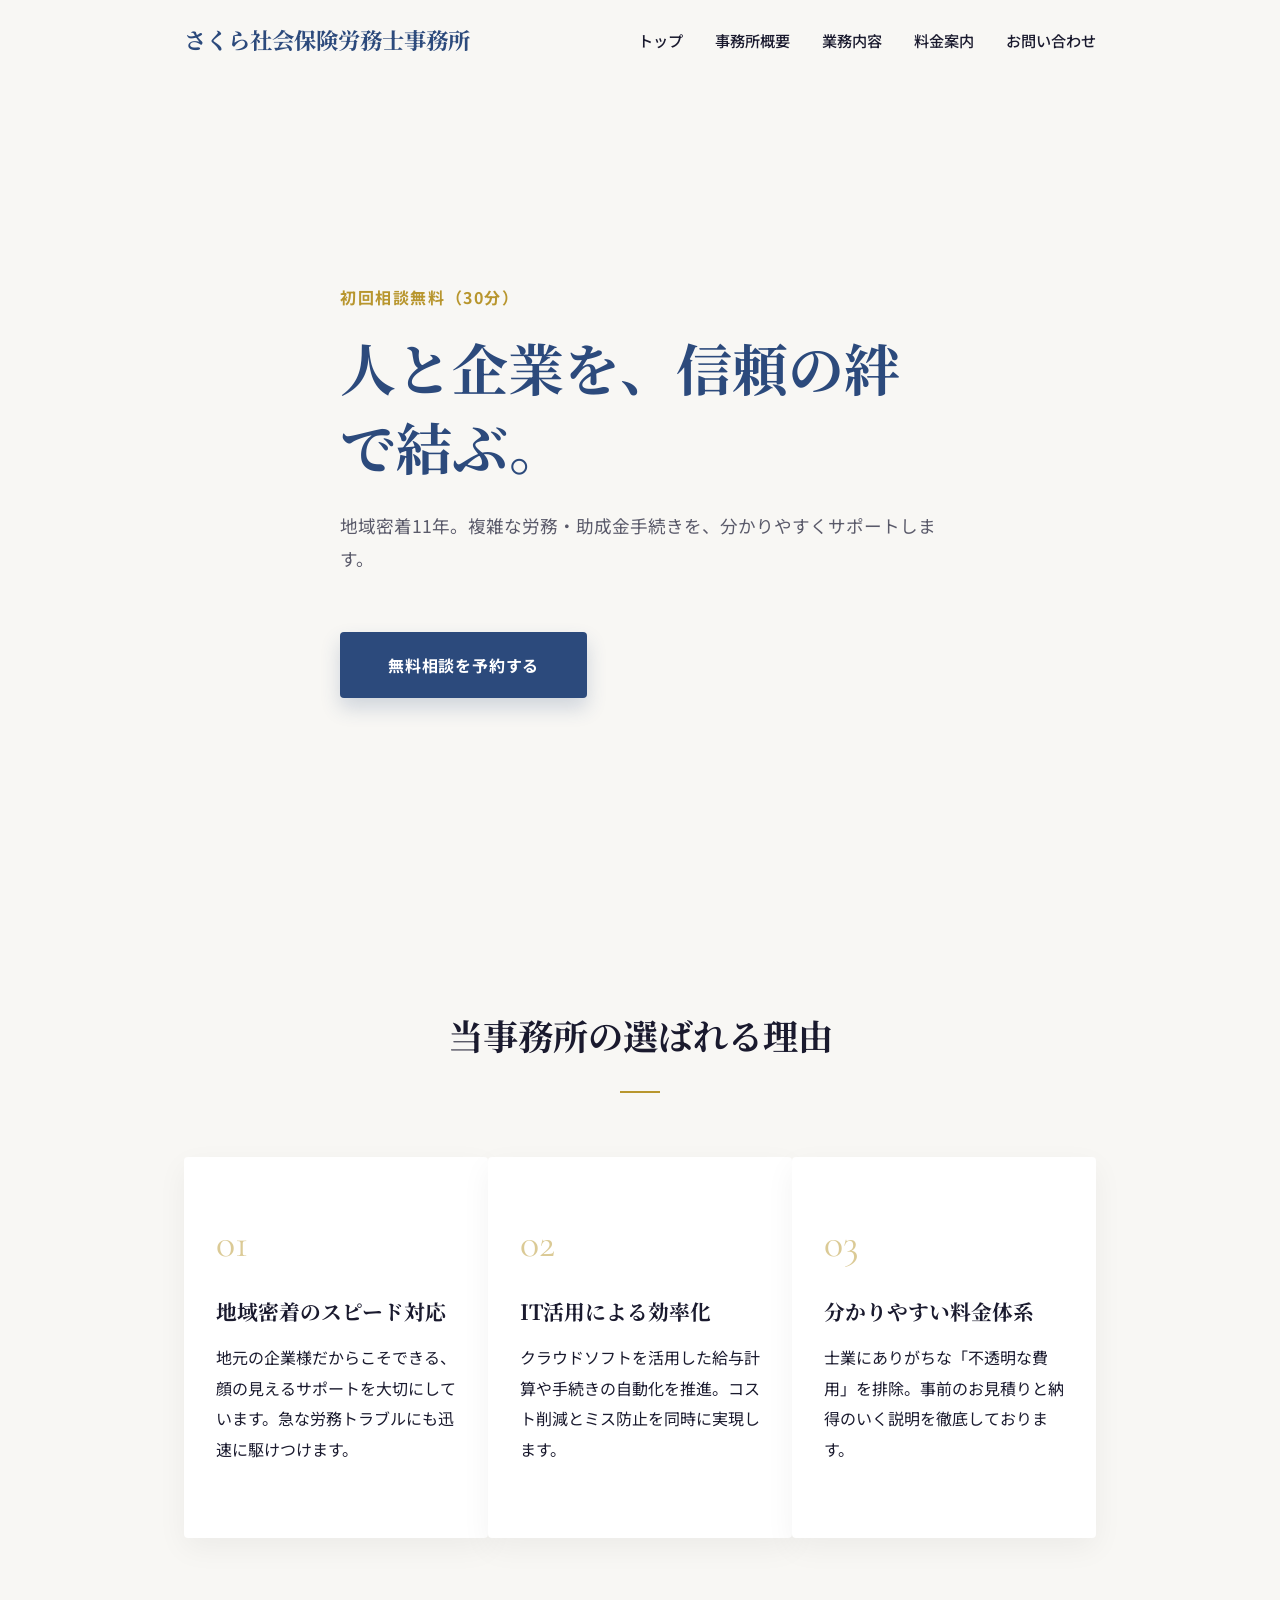
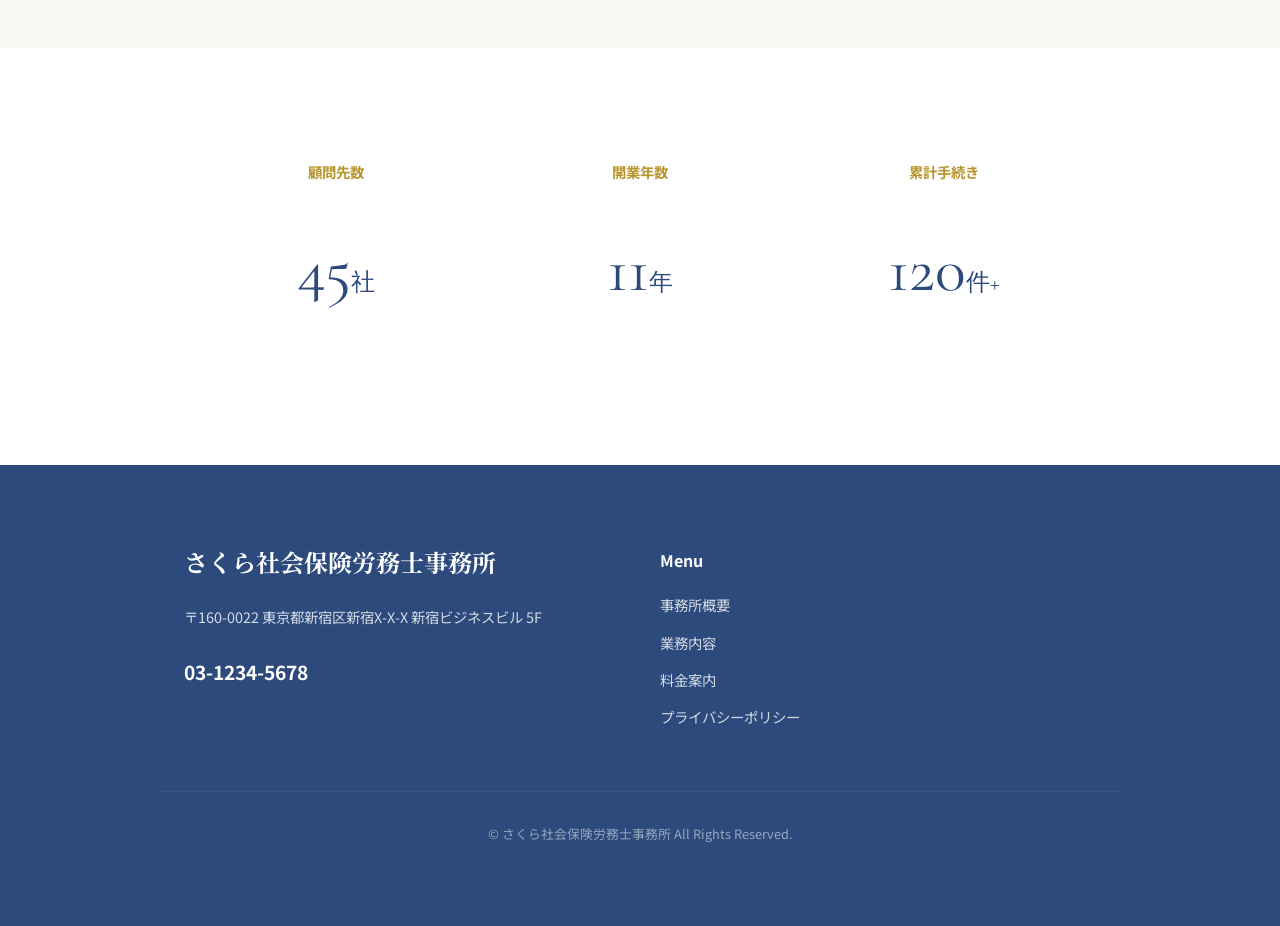
<file: Project_02/site/index.html>
<!DOCTYPE html>
<html lang="ja">
<head>
  <meta charset="UTF-8">
  <meta name="viewport" content="width=device-width, initial-scale=1.0">
  <meta name="description" content="" data-config="siteDescription">
  <title data-config="siteTitle">読み込んでいます...</title>
  
  <!-- Fonts -->
  <link rel="preconnect" href="https://fonts.googleapis.com">
  <link rel="preconnect" href="https://fonts.gstatic.com" crossorigin>
  <link href="https://fonts.googleapis.com/css2?family=Noto+Serif+JP:wght@400;700&family=Noto+Sans+JP:wght@400;500;700&family=Cormorant+Garamond:wght@400;600&display=swap" rel="stylesheet">
  
  <!-- CSS -->
  <link rel="stylesheet" href="css/style.css">
</head>
<body>

  <!-- Header -->
  <header class="site-header">
    <div class="container header-inner">
      <div class="logo serif" data-config="officeName">事務所名</div>
      <nav class="site-nav">
        <ul class="nav-list">
          <li><a href="index.html" class="nav-link">トップ</a></li>
          <li><a href="about.html" class="nav-link">事務所概要</a></li>
          <li><a href="services.html" class="nav-link">業務内容</a></li>
          <li><a href="pricing.html" class="nav-link">料金案内</a></li>
          <li><a href="contact.html" class="nav-link">お問い合わせ</a></li>
        </ul>
      </nav>
    </div>
  </header>

  <main>
    <!-- Hero Section -->
    <section class="hero">
      <div class="container">
        <div class="hero-content">
          <span class="hero-label" data-config="firstConsult">初回相談無料</span>
          <h1 class="hero-title" data-config="catchphrase">キャッチコピーが入ります</h1>
          <p class="hero-text" data-config="subCatchphrase">サブキャッチコピーが入ります。社労士としての想いや特徴を伝えます。</p>
          <a href="contact.html" class="btn-primary">無料相談を予約する</a>
        </div>
      </div>
    </section>

    <!-- Strengths Section -->
    <section class="section">
      <div class="container">
        <div class="section-title">
          <h2>当事務所の選ばれる理由</h2>
        </div>
        <div class="grid">
          <article class="card">
            <span class="card-num">01</span>
            <h3 class="card-title serif">地域密着のスピード対応</h3>
            <p>地元の企業様だからこそできる、顔の見えるサポートを大切にしています。急な労務トラブルにも迅速に駆けつけます。</p>
          </article>
          <article class="card">
            <span class="card-num">02</span>
            <h3 class="card-title serif">IT活用による効率化</h3>
            <p>クラウドソフトを活用した給与計算や手続きの自動化を推進。コスト削減とミス防止を同時に実現します。</p>
          </article>
          <article class="card">
            <span class="card-num">03</span>
            <h3 class="card-title serif">分かりやすい料金体系</h3>
            <p>士業にありがちな「不透明な費用」を排除。事前のお見積りと納得のいく説明を徹底しております。</p>
          </article>
        </div>
      </div>
    </section>

    <!-- Achievement Section (Counter) -->
    <section class="section" style="background-color: var(--color-white);">
      <div class="container">
        <div class="grid" style="text-align: center;">
          <div class="achievement-item">
            <p style="font-size: 0.9rem; color: var(--color-accent); font-weight: 700;">顧問先数</p>
            <p style="font-family: var(--font-number); font-size: 4rem; color: var(--color-primary);">
              <span data-config="achievements.clients">0</span><small style="font-size: 1.5rem;">社</small>
            </p>
          </div>
          <div class="achievement-item">
            <p style="font-size: 0.9rem; color: var(--color-accent); font-weight: 700;">開業年数</p>
            <p style="font-family: var(--font-number); font-size: 4rem; color: var(--color-primary);">
              <span data-config="achievements.years">0</span><small style="font-size: 1.5rem;">年</small>
            </p>
          </div>
          <div class="achievement-item">
            <p style="font-size: 0.9rem; color: var(--color-accent); font-weight: 700;">累計手続き</p>
            <p style="font-family: var(--font-number); font-size: 4rem; color: var(--color-primary);">
              <span data-config="achievements.certificates">0</span><small style="font-size: 1.5rem;">件+</small>
            </p>
          </div>
        </div>
      </div>
    </section>
  </main>

  <!-- Footer -->
  <footer class="section" style="background-color: var(--color-primary); color: var(--color-white); padding: 80px 0;">
    <div class="container" style="display: flex; justify-content: space-between; align-items: flex-start; gap: 40px; flex-wrap: wrap;">
      <div style="flex: 1; min-width: 250px;">
        <h2 class="serif" data-config="officeName" style="font-size: 1.5rem; margin-bottom: 1.5rem;">事務所名</h2>
        <p style="font-size: 0.9rem; opacity: 0.8;" data-config="address">住所が入ります</p>
        <p style="font-size: 1.2rem; font-weight: 700; margin: 15px 0;" data-config="tel">電話番号</p>
      </div>
      <div style="flex: 1; min-width: 200px;">
        <p style="font-weight: 700; margin-bottom: 1rem;">Menu</p>
        <ul style="font-size: 0.9rem; opacity: 0.8; display: grid; gap: 10px;">
          <li><a href="about.html">事務所概要</a></li>
          <li><a href="services.html">業務内容</a></li>
          <li><a href="pricing.html">料金案内</a></li>
          <li><a href="privacy.html">プライバシーポリシー</a></li>
        </ul>
      </div>
    </div>
    <div class="container" style="margin-top: 60px; padding-top: 30px; border-top: 1px solid rgba(255,255,255,0.1); text-align: center; font-size: 0.8rem; opacity: 0.5;">
      &copy; <span data-config="officeName"></span> All Rights Reserved.
    </div>
  </footer>

  <!-- Scripts -->
  <script src="js/config.js"></script>
  <script src="js/main.js"></script>
</body>
</html>
</file>
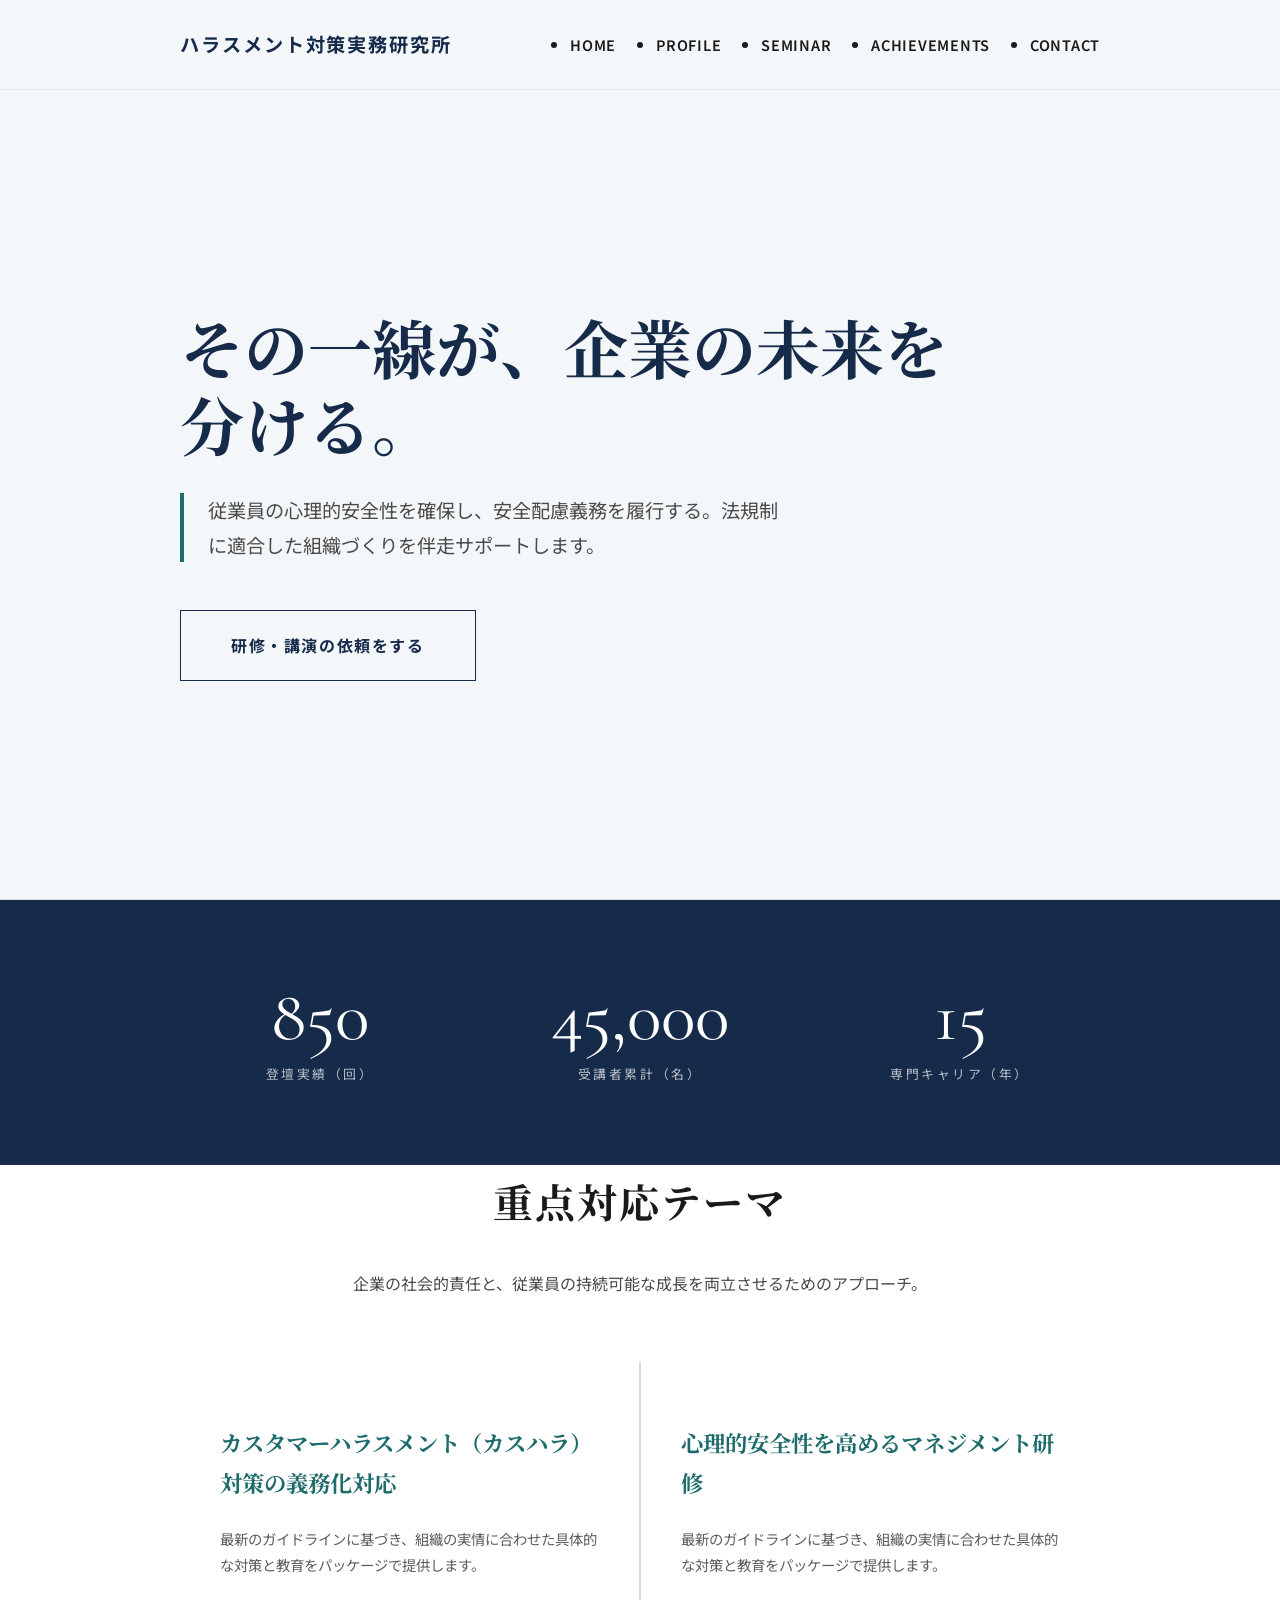
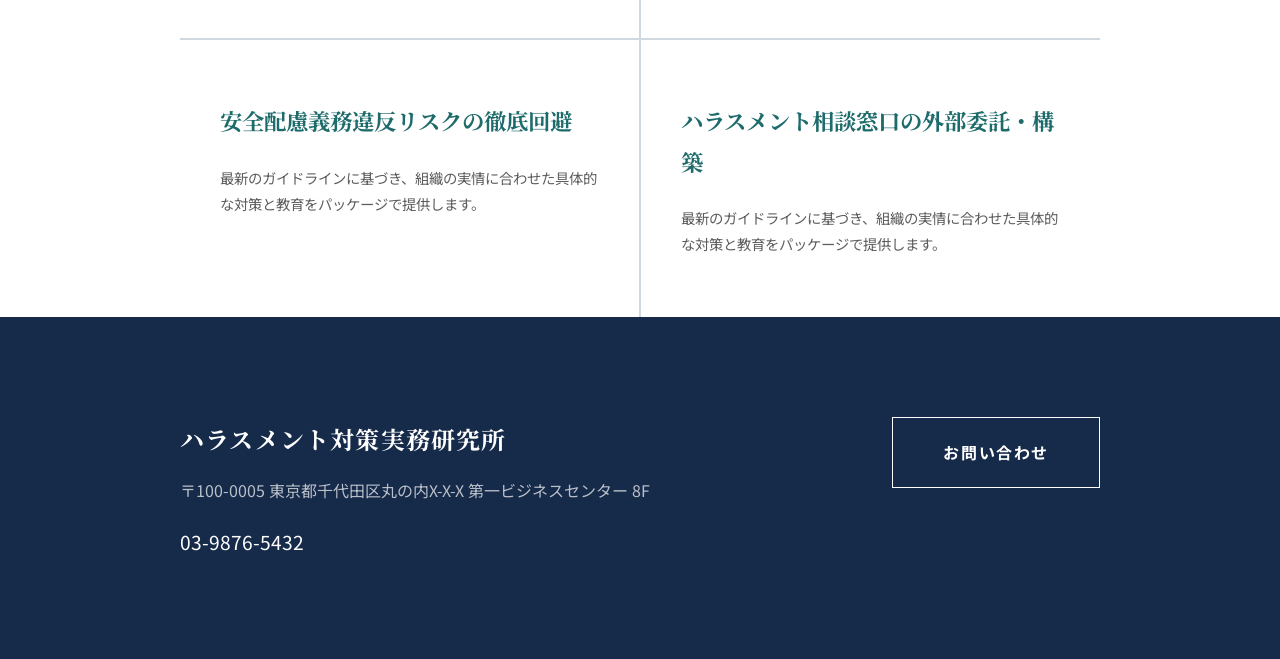
<file: Project_02/site_harassment/index.html>
<!DOCTYPE html>
<html lang="ja">

<head>
    <meta charset="UTF-8">
    <meta name="viewport" content="width=device-width, initial-scale=1.0">
    <meta name="description" content="" data-config="siteDescription">
    <title data-config="siteTitle">読み込んでいます...</title>

    <!-- Fonts -->
    <link rel="preconnect" href="https://fonts.googleapis.com">
    <link rel="preconnect" href="https://fonts.gstatic.com" crossorigin>
    <link
        href="https://fonts.googleapis.com/css2?family=Noto+Serif+JP:wght@400;700&family=Noto+Sans+JP:wght@400;500;700&family=Cormorant+Garamond:wght@400;600&display=swap"
        rel="stylesheet">

    <link rel="stylesheet" href="css/style.css">
</head>

<body>

    <header class="site-header">
        <div class="container header-inner">
            <div class="logo serif" data-config="officeName">研究所名</div>
            <nav>
                <ul class="nav-list">
                    <li><a href="index.html" class="nav-link">Home</a></li>
                    <li><a href="about.html" class="nav-link">Profile</a></li>
                    <li><a href="seminar.html" class="nav-link">Seminar</a></li>
                    <li><a href="achievements.html" class="nav-link">Achievements</a></li>
                    <li><a href="contact.html" class="nav-link">Contact</a></li>
                </ul>
            </nav>
        </div>
    </header>

    <main>
        <section class="hero">
            <div class="container hero-inner">
                <h1 class="hero-title serif" data-config="catchphrase">キャッチコピー</h1>
                <p class="hero-subtitle" data-config="subCatchphrase">サブコピー</p>
                <a href="contact.html" class="btn-outline">研修・講演の依頼をする</a>
            </div>
        </section>

        <section class="stats-section">
            <div class="container stats-grid">
                <div class="stat-item">
                    <div class="stat-num"><span data-config="stats.seminars">0</span></div>
                    <div class="stat-label">登壇実績（回）</div>
                </div>
                <div class="stat-item">
                    <div class="stat-num"><span data-config="stats.trainees">0</span></div>
                    <div class="stat-label">受講者累計（名）</div>
                </div>
                <div class="stat-item">
                    <div class="stat-num"><span data-config="stats.years">0</span></div>
                    <div class="stat-label">専門キャリア（年）</div>
                </div>
            </div>
        </section>

        <section class="section">
            <div class="container">
                <h2 class="serif" style="text-align: center; margin-bottom: 2rem;">重点対応テーマ</h2>
                <p style="text-align: center; color: var(--color-text-light); margin-bottom: 3rem;">
                    企業の社会的責任と、従業員の持続可能な成長を両立させるためのアプローチ。</p>

                <div class="theme-grid" id="themes-list">
                    <!-- JSで注入 -->
                </div>
            </div>
        </section>
    </main>

    <footer style="background: var(--color-primary); color: #fff; padding: 100px 0;">
        <div class="container">
            <div style="display: flex; justify-content: space-between; align-items: flex-start;">
                <div>
                    <h2 class="serif" data-config="officeName" style="font-size: 1.5rem; margin-bottom: 1rem;"></h2>
                    <p style="opacity: 0.7;" data-config="address"></p>
                    <p style="font-size: 1.2rem; margin-top: 20px;" data-config="tel"></p>
                </div>
                <div>
                    <a href="contact.html" class="btn-outline"
                        style="border-color: #fff; color: #fff; margin-top: 0;">お問い合わせ</a>
                </div>
            </div>
        </div>
    </footer>

    <script src="js/config.js"></script>
    <!-- Harassment版 main.js (テーマ注入ロジック追加) -->
    <script src="../site/js/main.js"></script>
    <script>
        // ハラスメント版特有のリスト注入
        document.addEventListener('DOMContentLoaded', () => {
            const themesList = document.getElementById('themes-list');
            if (themesList && OFFICE_CONFIG.themes) {
                OFFICE_CONFIG.themes.forEach(theme => {
                    const card = document.createElement('div');
                    card.className = 'theme-card';
                    card.innerHTML = `<h3 class="serif">${theme}</h3><p style="font-size: 0.9rem; opacity: 0.7;">最新のガイドラインに基づき、組織の実情に合わせた具体的な対策と教育をパッケージで提供します。</p>`;
                    themesList.appendChild(card);
                });
            }
        });
    </script>
</body>

</html>
</file>
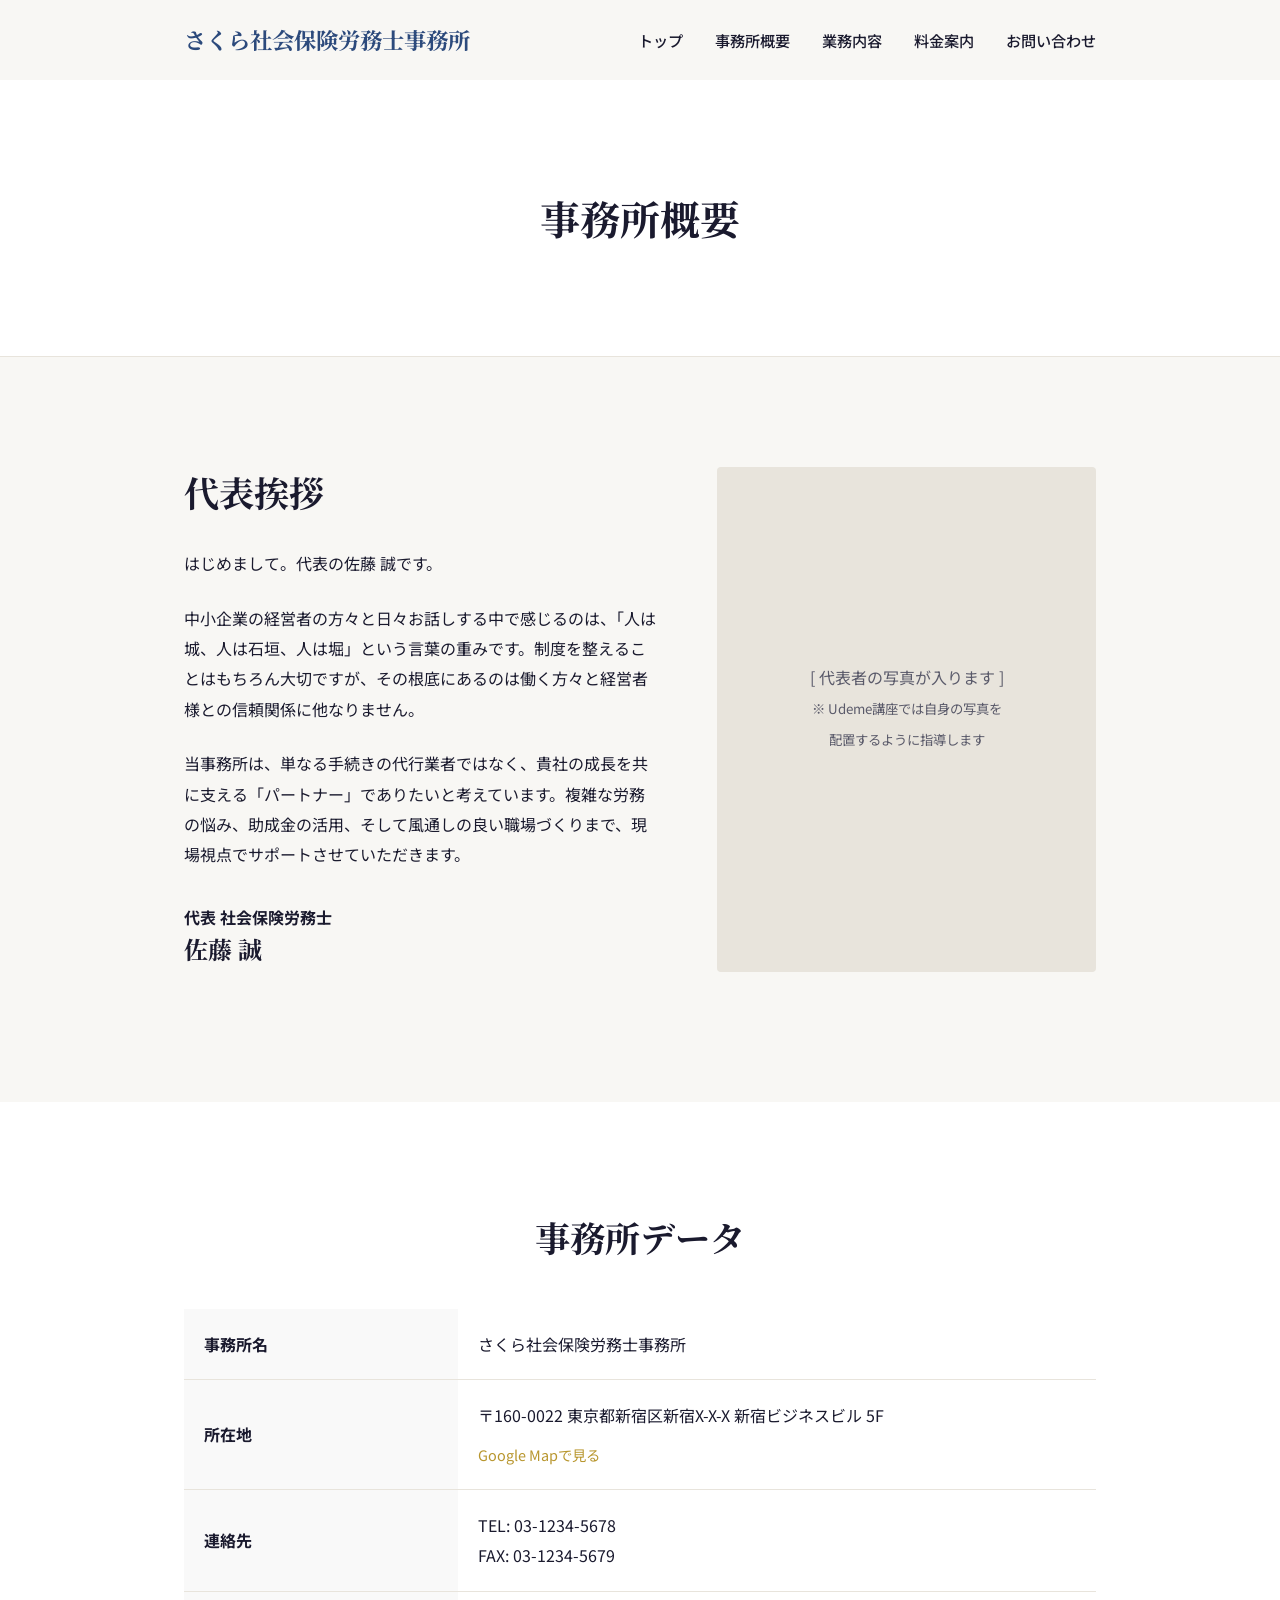
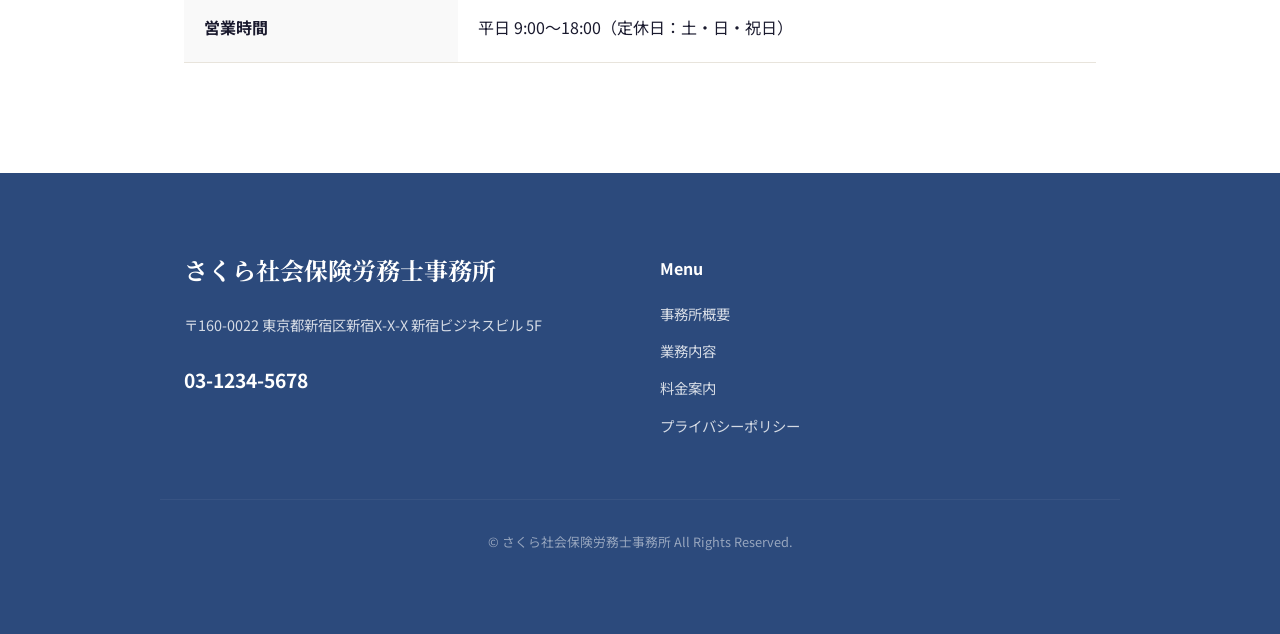
<file: Project_02/site/about.html>
<!DOCTYPE html>
<html lang="ja">

<head>
    <meta charset="UTF-8">
    <meta name="viewport" content="width=device-width, initial-scale=1.0">
    <meta name="description" content="" data-config="siteDescription">
    <title data-config="siteTitle">事務所概要 | 読み込んでいます...</title>

    <!-- Fonts -->
    <link rel="preconnect" href="https://fonts.googleapis.com">
    <link rel="preconnect" href="https://fonts.gstatic.com" crossorigin>
    <link
        href="https://fonts.googleapis.com/css2?family=Noto+Serif+JP:wght@400;700&family=Noto+Sans+JP:wght@400;500;700&family=Cormorant+Garamond:wght@400;600&display=swap"
        rel="stylesheet">

    <!-- CSS -->
    <link rel="stylesheet" href="css/style.css">
</head>

<body>

    <!-- Header -->
    <header class="site-header">
        <div class="container header-inner">
            <div class="logo serif" data-config="officeName">事務所名</div>
            <nav class="site-nav">
                <ul class="nav-list">
                    <li><a href="index.html" class="nav-link">トップ</a></li>
                    <li><a href="about.html" class="nav-link">事務所概要</a></li>
                    <li><a href="services.html" class="nav-link">業務内容</a></li>
                    <li><a href="pricing.html" class="nav-link">料金案内</a></li>
                    <li><a href="contact.html" class="nav-link">お問い合わせ</a></li>
                </ul>
            </nav>
        </div>
    </header>

    <main style="padding-top: var(--header-height);">
        <!-- Page Header -->
        <section class="section"
            style="background-color: var(--color-white); border-bottom: 1px solid var(--color-line);">
            <div class="container">
                <h1 class="serif" style="font-size: 2.5rem; text-align: center; margin-bottom: 0;">事務所概要</h1>
            </div>
        </section>

        <!-- Greeting Section -->
        <section class="section">
            <div class="container" style="display: flex; gap: 60px; align-items: flex-start; flex-wrap: wrap;">
                <div style="flex: 1; min-width: 300px;">
                    <h2 class="serif">代表挨拶</h2>
                    <p>はじめまして。代表の<span data-config="ownerName"></span>です。</p>
                    <p>中小企業の経営者の方々と日々お話しする中で感じるのは、「人は城、人は石垣、人は堀」という言葉の重みです。制度を整えることはもちろん大切ですが、その根底にあるのは働く方々と経営者様との信頼関係に他なりません。
                    </p>
                    <p>当事務所は、単なる手続きの代行業者ではなく、貴社の成長を共に支える「パートナー」でありたいと考えています。複雑な労務の悩み、助成金の活用、そして風通しの良い職場づくりまで、現場視点でサポートさせていただきます。
                    </p>
                    <p style="margin-top: 2rem; font-weight: 700;">
                        <span data-config="ownerTitle"></span><br>
                        <span data-config="ownerName" style="font-size: 1.5rem;" class="serif"></span>
                    </p>
                </div>
                <div
                    style="flex: 0.8; min-width: 300px; background-color: var(--color-line); aspect-ratio: 3/4; display: flex; align-items: center; justify-content: center; position: relative; border-radius: var(--border-radius); overflow: hidden;">
                    <p style="color: var(--color-text-light); text-align: center; padding: 20px;">[ 代表者の写真が入ります
                        ]<br><small>※ Udeme講座では自身の写真を<br>配置するように指導します</small></p>
                </div>
            </div>
        </section>

        <!-- Office Info -->
        <section class="section" style="background-color: var(--color-white);">
            <div class="container">
                <h2 class="serif" style="text-align: center;">事務所データ</h2>
                <table style="width: 100%; border-collapse: collapse; margin-top: 3rem;">
                    <tr style="border-bottom: 1px solid var(--color-line);">
                        <th style="padding: 20px; text-align: left; width: 30%; background-color: #f9f9f9;">事務所名</th>
                        <td style="padding: 20px;" data-config="officeName"></td>
                    </tr>
                    <tr style="border-bottom: 1px solid var(--color-line);">
                        <th style="padding: 20px; text-align: left; background-color: #f9f9f9;">所在地</th>
                        <td style="padding: 20px;">
                            <span data-config="address"></span><br>
                            <a href="#" data-config="googleMapsUrl" target="_blank"
                                style="color: var(--color-accent); font-size: 0.9rem; margin-top: 10px; display: inline-block;">Google
                                Mapで見る</a>
                        </td>
                    </tr>
                    <tr style="border-bottom: 1px solid var(--color-line);">
                        <th style="padding: 20px; text-align: left; background-color: #f9f9f9;">連絡先</th>
                        <td style="padding: 20px;">
                            TEL: <span data-config="tel"></span><br>
                            FAX: <span data-config="fax"></span>
                        </td>
                    </tr>
                    <tr style="border-bottom: 1px solid var(--color-line);">
                        <th style="padding: 20px; text-align: left; background-color: #f9f9f9;">営業時間</th>
                        <td style="padding: 20px;">
                            <span data-config="businessHours"></span>（定休日：<span data-config="holiday"></span>）
                        </td>
                    </tr>
                </table>
            </div>
        </section>
    </main>

    <!-- Footer -->
    <footer class="section" style="background-color: var(--color-primary); color: var(--color-white); padding: 80px 0;">
        <div class="container"
            style="display: flex; justify-content: space-between; align-items: flex-start; gap: 40px; flex-wrap: wrap;">
            <div style="flex: 1; min-width: 250px;">
                <h2 class="serif" data-config="officeName" style="font-size: 1.5rem; margin-bottom: 1.5rem;">事務所名</h2>
                <p style="font-size: 0.9rem; opacity: 0.8;" data-config="address">住所が入ります</p>
                <p style="font-size: 1.2rem; font-weight: 700; margin: 15px 0;" data-config="tel">電話番号</p>
            </div>
            <div style="flex: 1; min-width: 200px;">
                <p style="font-weight: 700; margin-bottom: 1rem;">Menu</p>
                <ul style="font-size: 0.9rem; opacity: 0.8; display: grid; gap: 10px;">
                    <li><a href="about.html">事務所概要</a></li>
                    <li><a href="services.html">業務内容</a></li>
                    <li><a href="pricing.html">料金案内</a></li>
                    <li><a href="privacy.html">プライバシーポリシー</a></li>
                </ul>
            </div>
        </div>
        <div class="container"
            style="margin-top: 60px; padding-top: 30px; border-top: 1px solid rgba(255,255,255,0.1); text-align: center; font-size: 0.8rem; opacity: 0.5;">
            &copy; <span data-config="officeName"></span> All Rights Reserved.
        </div>
    </footer>

    <!-- Scripts -->
    <script src="js/config.js"></script>
    <script src="js/main.js"></script>
</body>

</html>
</file>
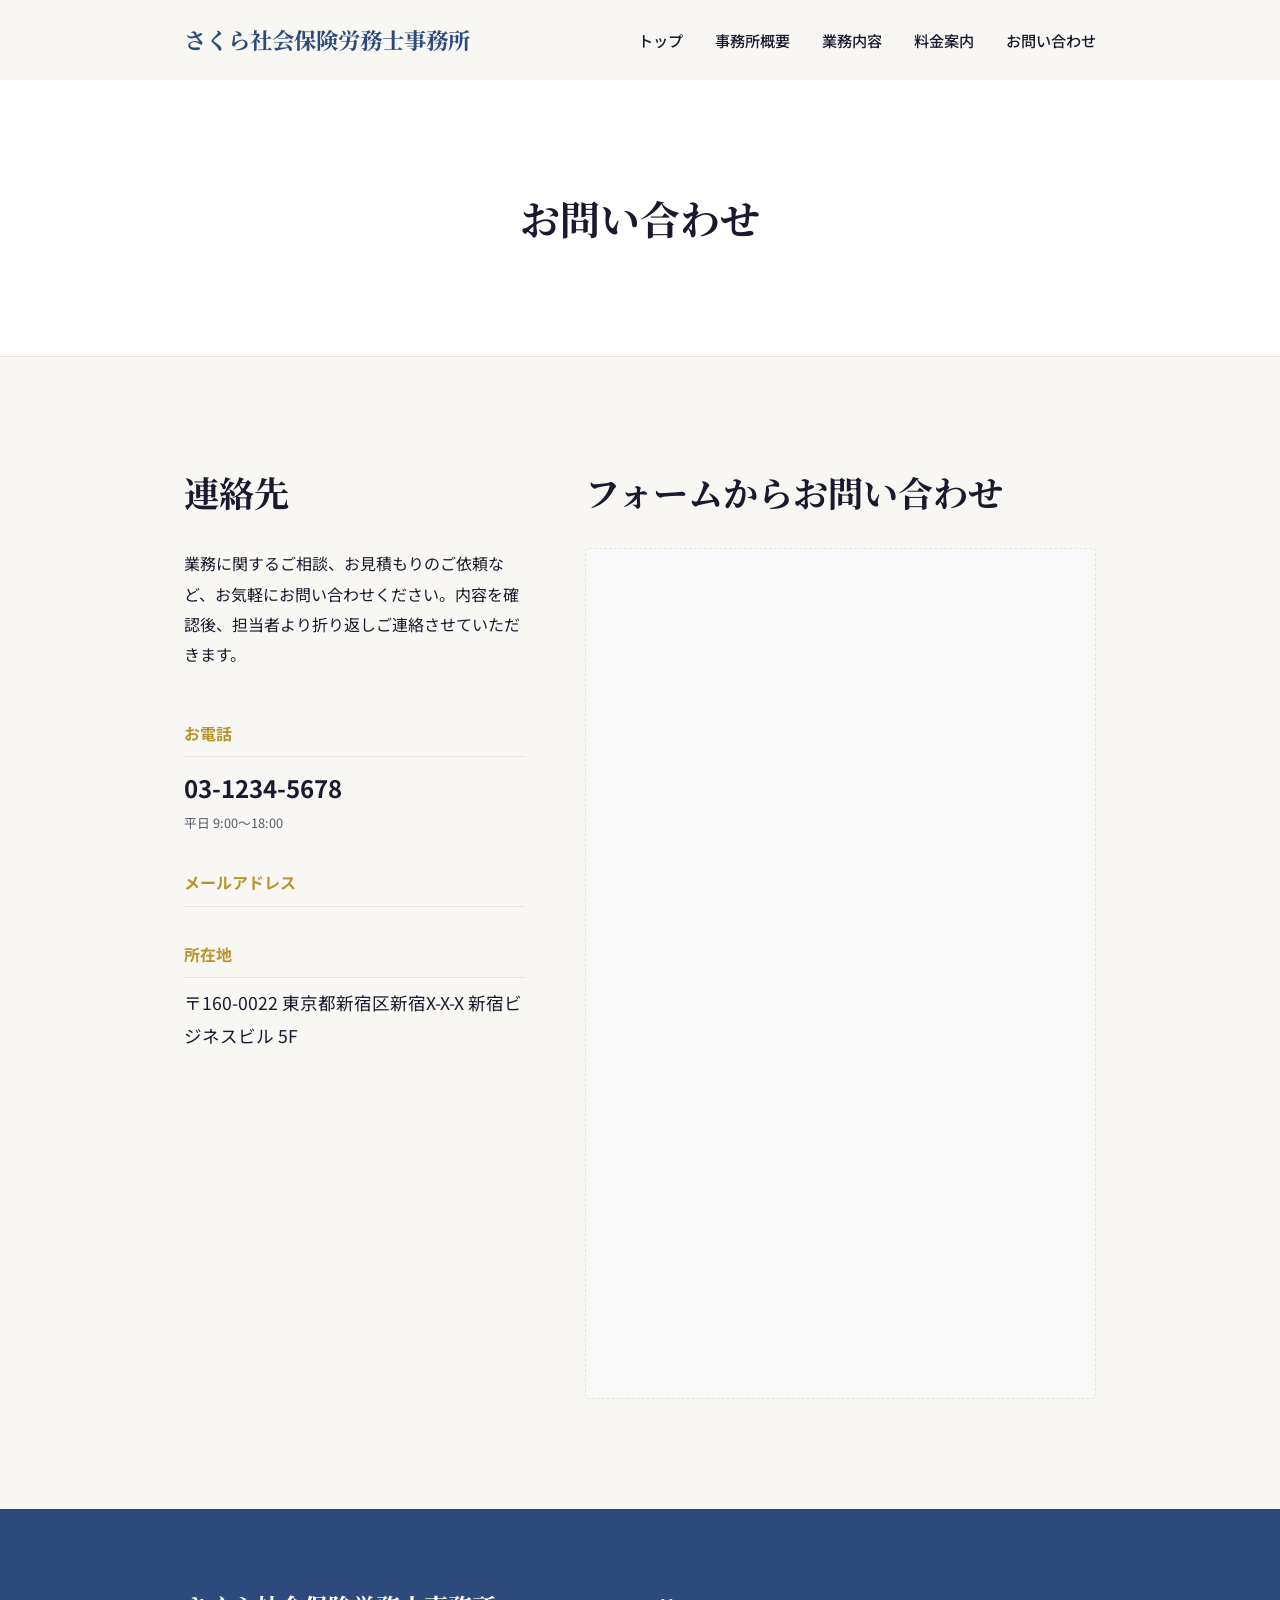
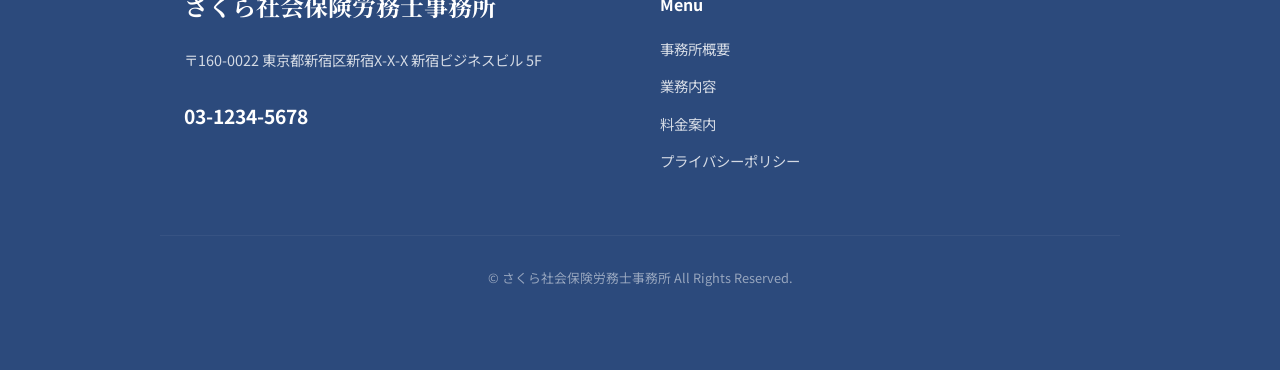
<file: Project_02/site/contact.html>
<!DOCTYPE html>
<html lang="ja">

<head>
    <meta charset="UTF-8">
    <meta name="viewport" content="width=device-width, initial-scale=1.0">
    <title data-config="siteTitle">お問い合わせ | 読み込んでいます...</title>

    <!-- Fonts -->
    <link rel="preconnect" href="https://fonts.googleapis.com">
    <link rel="preconnect" href="https://fonts.gstatic.com" crossorigin>
    <link
        href="https://fonts.googleapis.com/css2?family=Noto+Serif+JP:wght@400;700&family=Noto+Sans+JP:wght@400;500;700&family=Cormorant+Garamond:wght@400;600&display=swap"
        rel="stylesheet">

    <link rel="stylesheet" href="css/style.css">
    <style>
        .contact-wrapper {
            display: flex;
            gap: 60px;
            flex-wrap: wrap;
        }

        .contact-info {
            flex: 1;
            min-width: 300px;
        }

        .contact-form {
            flex: 1.5;
            min-width: 300px;
        }

        .info-item {
            margin-bottom: 2rem;
        }

        .info-label {
            color: var(--color-accent);
            font-weight: 700;
            display: block;
            margin-bottom: 0.5rem;
            border-bottom: 1px solid var(--color-line);
            padding-bottom: 0.5rem;
        }

        .info-value {
            font-size: 1.1rem;
        }
    </style>
</head>

<body>

    <!-- Header -->
    <header class="site-header">
        <div class="container header-inner">
            <div class="logo serif" data-config="officeName">事務所名</div>
            <!-- ... (Same nav) -->
            <nav class="site-nav">
                <ul class="nav-list">
                    <li><a href="index.html" class="nav-link">トップ</a></li>
                    <li><a href="about.html" class="nav-link">事務所概要</a></li>
                    <li><a href="services.html" class="nav-link">業務内容</a></li>
                    <li><a href="pricing.html" class="nav-link">料金案内</a></li>
                    <li><a href="contact.html" class="nav-link">お問い合わせ</a></li>
                </ul>
            </nav>
        </div>
    </header>

    <main style="padding-top: var(--header-height);">
        <!-- Page Header -->
        <section class="section"
            style="background-color: var(--color-white); border-bottom: 1px solid var(--color-line);">
            <div class="container">
                <h1 class="serif" style="font-size: 2.5rem; text-align: center; margin-bottom: 0;">お問い合わせ</h1>
            </div>
        </section>

        <section class="section">
            <div class="container">
                <div class="contact-wrapper">
                    <div class="contact-info">
                        <h2 class="serif">連絡先</h2>
                        <p style="margin-bottom: 3rem;">
                            業務に関するご相談、お見積もりのご依頼など、お気軽にお問い合わせください。内容を確認後、担当者より折り返しご連絡させていただきます。</p>

                        <div class="info-item">
                            <span class="info-label">お電話</span>
                            <div class="info-value" style="font-size: 1.5rem; font-weight: 700;" data-config="tel">
                            </div>
                            <p style="font-size: 0.8rem; color: var(--color-text-light);" data-config="businessHours">
                            </p>
                        </div>

                        <div class="info-item">
                            <span class="info-label">メールアドレス</span>
                            <div class="info-value"><a href="mailto:" data-config="email"></a></div>
                        </div>

                        <div class="info-item">
                            <span class="info-label">所在地</span>
                            <div class="info-value" data-config="address"></div>
                        </div>
                    </div>

                    <div class="contact-form">
                        <h2 class="serif">フォームからお問い合わせ</h2>
                        <!-- main.js が OFFICE_CONFIG.googleFormsUrl を元にここにiframeを挿入します -->
                        <div id="google-form-container"
                            style="background: #f9f9f9; padding: 20px; border-radius: 4px; border: 1px dashed var(--color-line);">
                            <p style="text-align: center; padding: 100px 0; color: var(--color-text-light);">
                                フォームを読み込み中、または設定されていません。</p>
                        </div>
                    </div>
                </div>
            </div>
        </section>
    </main>

    <!-- Footer -->
    <footer class="section" style="background-color: var(--color-primary); color: var(--color-white); padding: 80px 0;">
        <div class="container"
            style="display: flex; justify-content: space-between; align-items: flex-start; gap: 40px; flex-wrap: wrap;">
            <div style="flex: 1; min-width: 250px;">
                <h2 class="serif" data-config="officeName" style="font-size: 1.5rem; margin-bottom: 1.5rem;">事務所名</h2>
                <p style="font-size: 0.9rem; opacity: 0.8;" data-config="address">住所が入ります</p>
                <p style="font-size: 1.2rem; font-weight: 700; margin: 15px 0;" data-config="tel">電話番号</p>
            </div>
            <div style="flex: 1; min-width: 200px;">
                <p style="font-weight: 700; margin-bottom: 1rem;">Menu</p>
                <ul style="font-size: 0.9rem; opacity: 0.8; display: grid; gap: 10px;">
                    <li><a href="about.html">事務所概要</a></li>
                    <li><a href="services.html">業務内容</a></li>
                    <li><a href="pricing.html">料金案内</a></li>
                    <li><a href="privacy.html">プライバシーポリシー</a></li>
                </ul>
            </div>
        </div>
        <div class="container"
            style="margin-top: 60px; padding-top: 30px; border-top: 1px solid rgba(255,255,255,0.1); text-align: center; font-size: 0.8rem; opacity: 0.5;">
            &copy; <span data-config="officeName"></span> All Rights Reserved.
        </div>
    </footer>

    <!-- Scripts -->
    <script src="js/config.js"></script>
    <script src="js/main.js"></script>
</body>

</html>
</file>
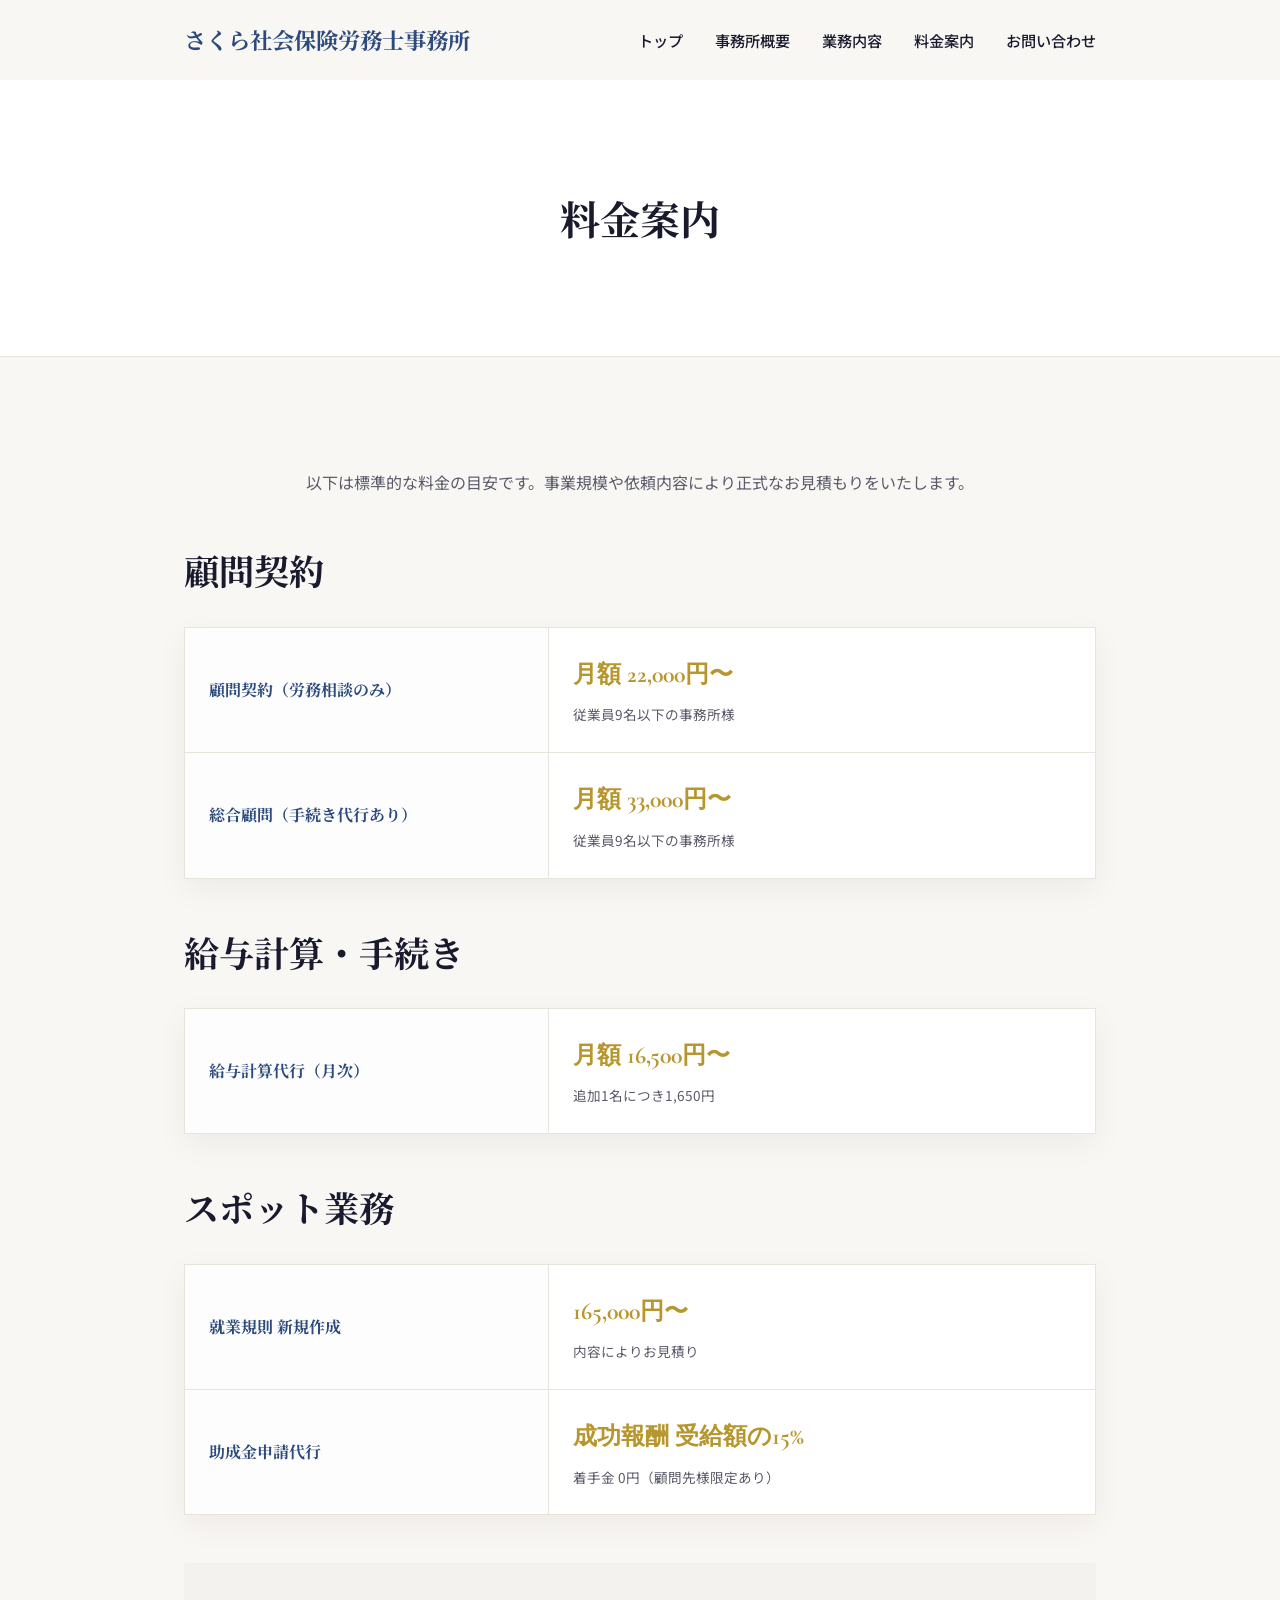
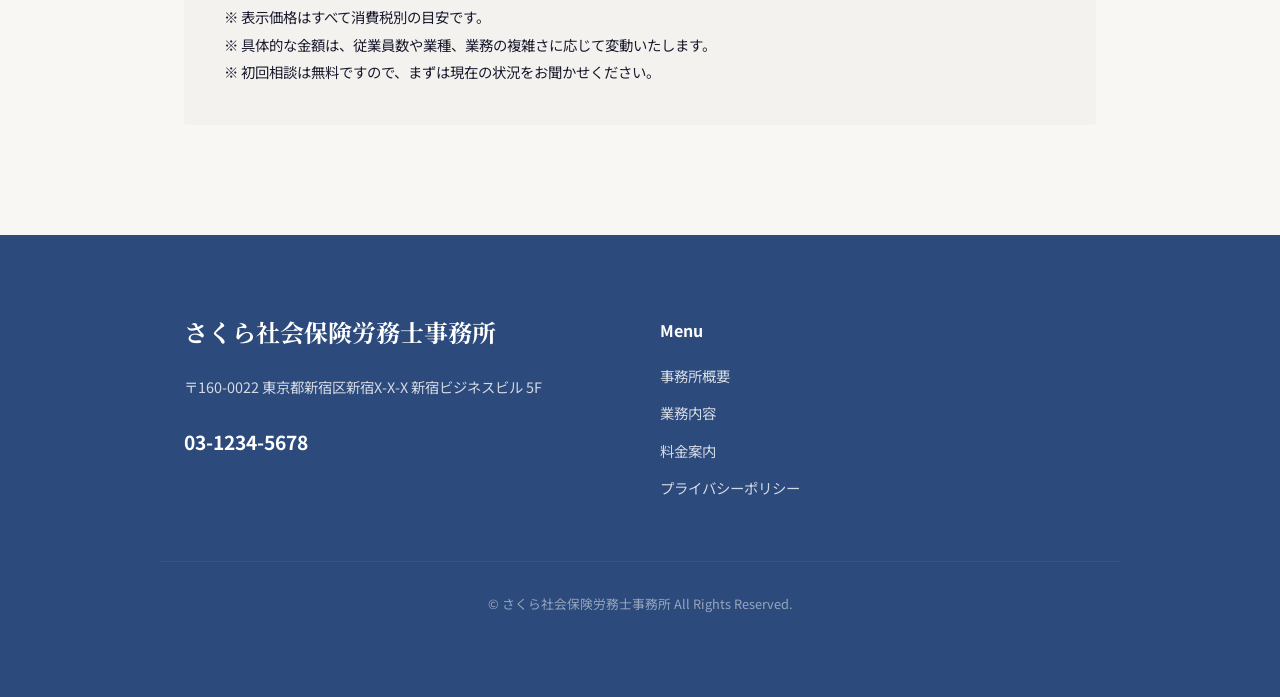
<file: Project_02/site/pricing.html>
<!DOCTYPE html>
<html lang="ja">

<head>
    <meta charset="UTF-8">
    <meta name="viewport" content="width=device-width, initial-scale=1.0">
    <title data-config="siteTitle">料金案内 | 読み込んでいます...</title>

    <!-- Fonts -->
    <link rel="preconnect" href="https://fonts.googleapis.com">
    <link rel="preconnect" href="https://fonts.gstatic.com" crossorigin>
    <link
        href="https://fonts.googleapis.com/css2?family=Noto+Serif+JP:wght@400;700&family=Noto+Sans+JP:wght@400;500;700&family=Cormorant+Garamond:wght@400;600&display=swap"
        rel="stylesheet">

    <link rel="stylesheet" href="css/style.css">
    <style>
        .pricing-table {
            width: 100%;
            border-collapse: collapse;
            margin-bottom: 3rem;
            background: #fff;
            box-shadow: var(--shadow);
        }

        .pricing-table th,
        .pricing-table td {
            padding: 24px;
            border: 1px solid var(--color-line);
            text-align: left;
        }

        .pricing-table th {
            background: #fdfdfd;
            font-family: var(--font-serif);
            color: var(--color-primary);
            width: 40%;
        }

        .price {
            font-family: var(--font-number);
            font-size: 1.5rem;
            color: var(--color-accent);
            font-weight: 700;
        }

        .note {
            font-size: 0.85rem;
            color: var(--color-text-light);
            margin-top: 5px;
        }
    </style>
</head>

<body>

    <!-- Header -->
    <header class="site-header">
        <div class="container header-inner">
            <div class="logo serif" data-config="officeName">事務所名</div>
            <nav class="site-nav">
                <ul class="nav-list">
                    <li><a href="index.html" class="nav-link">トップ</a></li>
                    <li><a href="about.html" class="nav-link">事務所概要</a></li>
                    <li><a href="services.html" class="nav-link">業務内容</a></li>
                    <li><a href="pricing.html" class="nav-link">料金案内</a></li>
                    <li><a href="contact.html" class="nav-link">お問い合わせ</a></li>
                </ul>
            </nav>
        </div>
    </header>

    <main style="padding-top: var(--header-height);">
        <!-- Page Header -->
        <section class="section"
            style="background-color: var(--color-white); border-bottom: 1px solid var(--color-line);">
            <div class="container">
                <h1 class="serif" style="font-size: 2.5rem; text-align: center; margin-bottom: 0;">料金案内</h1>
            </div>
        </section>

        <section class="section">
            <div class="container">
                <p style="margin-bottom: 3rem; text-align: center; color: var(--color-text-light);">
                    以下は標準的な料金の目安です。事業規模や依頼内容により正式なお見積もりをいたします。
                </p>

                <h2 class="serif">顧問契約</h2>
                <table class="pricing-table">
                    <tr>
                        <th data-config="pricing.advisoryBasic.label">相談顧問</th>
                        <td>
                            <div class="price" data-config="pricing.advisoryBasic.price"></div>
                            <div class="note" data-config="pricing.advisoryBasic.note"></div>
                        </td>
                    </tr>
                    <tr>
                        <th data-config="pricing.advisoryFull.label">総合顧問</th>
                        <td>
                            <div class="price" data-config="pricing.advisoryFull.price"></div>
                            <div class="note" data-config="pricing.advisoryFull.note"></div>
                        </td>
                    </tr>
                </table>

                <h2 class="serif">給与計算・手続き</h2>
                <table class="pricing-table">
                    <tr>
                        <th data-config="pricing.payroll.label">給与計算</th>
                        <td>
                            <div class="price" data-config="pricing.payroll.price"></div>
                            <div class="note" data-config="pricing.payroll.note"></div>
                        </td>
                    </tr>
                </table>

                <h2 class="serif">スポット業務</h2>
                <table class="pricing-table">
                    <tr>
                        <th data-config="pricing.workRules.label">就業規則作成</th>
                        <td>
                            <div class="price" data-config="pricing.workRules.price"></div>
                            <div class="note" data-config="pricing.workRules.note"></div>
                        </td>
                    </tr>
                    <tr>
                        <th data-config="pricing.subsidy.label">助成金申請</th>
                        <td>
                            <div class="price" data-config="pricing.subsidy.price"></div>
                            <div class="note" data-config="pricing.subsidy.note"></div>
                        </td>
                    </tr>
                </table>

                <div
                    style="background: #f4f2ee; padding: 40px; border-radius: var(--border-radius); font-size: 0.9rem;">
                    <p style="margin-bottom: 0;">※ 表示価格はすべて消費税別の目安です。<br>
                        ※ 具体的な金額は、従業員数や業種、業務の複雑さに応じて変動いたします。<br>
                        ※ 初回相談は無料ですので、まずは現在の状況をお聞かせください。</p>
                </div>
            </div>
        </section>
    </main>

    <!-- Footer -->
    <footer class="section" style="background-color: var(--color-primary); color: var(--color-white); padding: 80px 0;">
        <div class="container"
            style="display: flex; justify-content: space-between; align-items: flex-start; gap: 40px; flex-wrap: wrap;">
            <div style="flex: 1; min-width: 250px;">
                <h2 class="serif" data-config="officeName" style="font-size: 1.5rem; margin-bottom: 1.5rem;">事務所名</h2>
                <p style="font-size: 0.9rem; opacity: 0.8;" data-config="address">住所が入ります</p>
                <p style="font-size: 1.2rem; font-weight: 700; margin: 15px 0;" data-config="tel">電話番号</p>
            </div>
            <div style="flex: 1; min-width: 200px;">
                <p style="font-weight: 700; margin-bottom: 1rem;">Menu</p>
                <ul style="font-size: 0.9rem; opacity: 0.8; display: grid; gap: 10px;">
                    <li><a href="about.html">事務所概要</a></li>
                    <li><a href="services.html">業務内容</a></li>
                    <li><a href="pricing.html">料金案内</a></li>
                    <li><a href="privacy.html">プライバシーポリシー</a></li>
                </ul>
            </div>
        </div>
        <div class="container"
            style="margin-top: 60px; padding-top: 30px; border-top: 1px solid rgba(255,255,255,0.1); text-align: center; font-size: 0.8rem; opacity: 0.5;">
            &copy; <span data-config="officeName"></span> All Rights Reserved.
        </div>
    </footer>

    <!-- Scripts -->
    <script src="js/config.js"></script>
    <script src="js/main.js"></script>
</body>

</html>
</file>
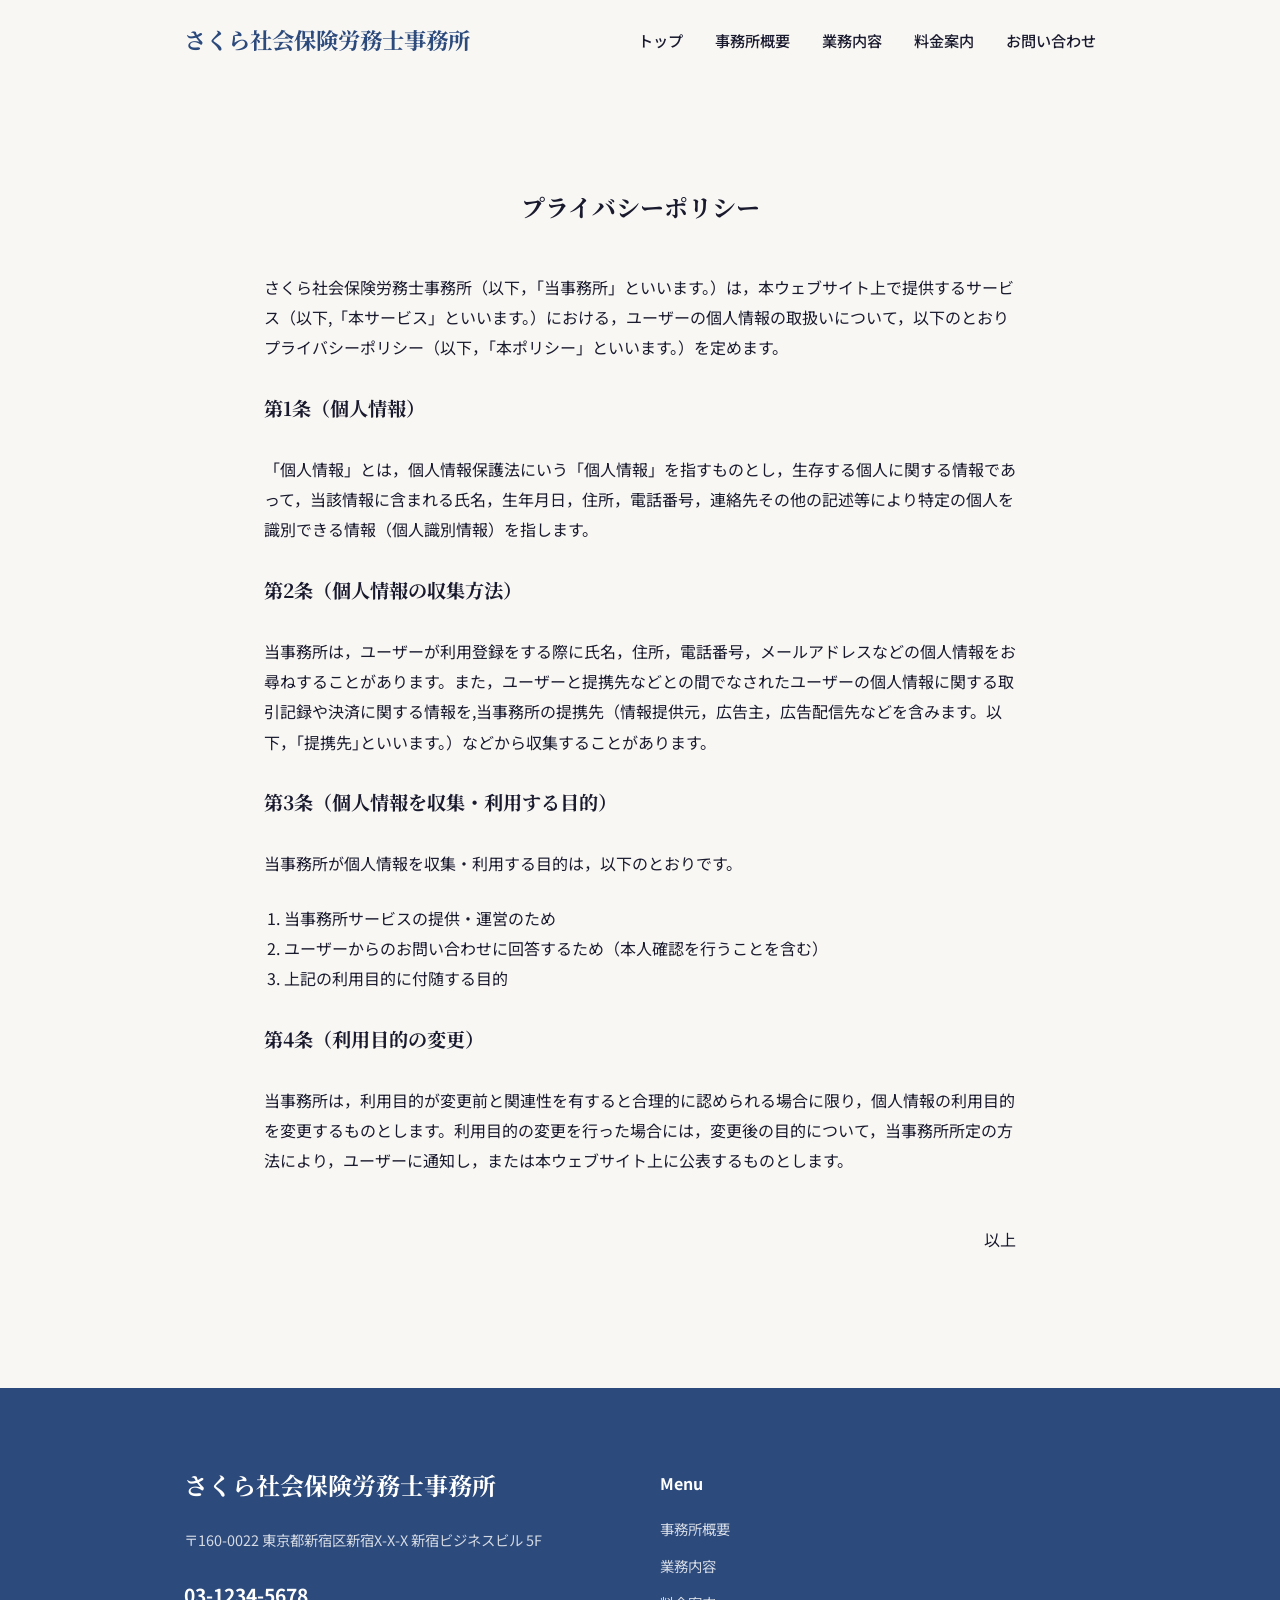
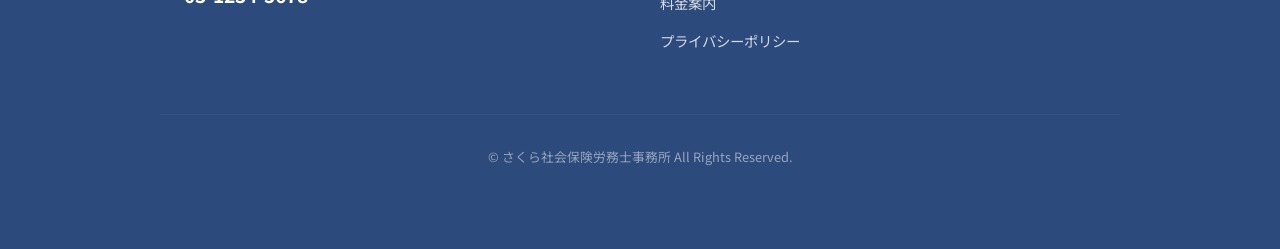
<file: Project_02/site/privacy.html>
<!DOCTYPE html>
<html lang="ja">

<head>
    <meta charset="UTF-8">
    <meta name="viewport" content="width=device-width, initial-scale=1.0">
    <title data-config="siteTitle">プライバシーポリシー | 読み込んでいます...</title>

    <!-- Fonts -->
    <link rel="preconnect" href="https://fonts.googleapis.com">
    <link rel="preconnect" href="https://fonts.gstatic.com" crossorigin>
    <link
        href="https://fonts.googleapis.com/css2?family=Noto+Serif+JP:wght@400;700&family=Noto+Sans+JP:wght@400;500;700&family=Cormorant+Garamond:wght@400;600&display=swap"
        rel="stylesheet">

    <link rel="stylesheet" href="css/style.css">
</head>

<body>

    <!-- Header -->
    <header class="site-header">
        <div class="container header-inner">
            <div class="logo serif" data-config="officeName">事務所名</div>
            <nav class="site-nav">
                <ul class="nav-list">
                    <li><a href="index.html" class="nav-link">トップ</a></li>
                    <li><a href="about.html" class="nav-link">事務所概要</a></li>
                    <li><a href="services.html" class="nav-link">業務内容</a></li>
                    <li><a href="pricing.html" class="nav-link">料金案内</a></li>
                    <li><a href="contact.html" class="nav-link">お問い合わせ</a></li>
                </ul>
            </nav>
        </div>
    </header>

    <main style="padding-top: var(--header-height);">
        <section class="section">
            <div class="container" style="max-width: 800px;">
                <h1 class="serif" style="margin-bottom: 3rem; text-align: center;">プライバシーポリシー</h1>
                <p><span
                        data-config="officeName"></span>（以下，「当事務所」といいます。）は，本ウェブサイト上で提供するサービス（以下,「本サービス」といいます。）における，ユーザーの個人情報の取扱いについて，以下のとおりプライバシーポリシー（以下，「本ポリシー」といいます。）を定めます。
                </p>

                <h2 style="font-size: 1.2rem; margin-top: 2rem;">第1条（個人情報）</h2>
                <p>「個人情報」とは，個人情報保護法にいう「個人情報」を指すものとし，生存する個人に関する情報であって，当該情報に含まれる氏名，生年月日，住所，電話番号，連絡先その他の記述等により特定の個人を識別できる情報（個人識別情報）を指します。
                </p>

                <h2 style="font-size: 1.2rem; margin-top: 2rem;">第2条（個人情報の収集方法）</h2>
                <p>当事務所は，ユーザーが利用登録をする際に氏名，住所，電話番号，メールアドレスなどの個人情報をお尋ねすることがあります。また，ユーザーと提携先などとの間でなされたユーザーの個人情報に関する取引記録や決済に関する情報を,当事務所の提携先（情報提供元，広告主，広告配信先などを含みます。以下，｢提携先｣といいます。）などから収集することがあります。
                </p>

                <h2 style="font-size: 1.2rem; margin-top: 2rem;">第3条（個人情報を収集・利用する目的）</h2>
                <p>当事務所が個人情報を収集・利用する目的は，以下のとおりです。</p>
                <ol style="margin-left: 20px; margin-bottom: 2rem;">
                    <li>当事務所サービスの提供・運営のため</li>
                    <li>ユーザーからのお問い合わせに回答するため（本人確認を行うことを含む）</li>
                    <li>上記の利用目的に付随する目的</li>
                </ol>

                <h2 style="font-size: 1.2rem; margin-top: 2rem;">第4条（利用目的の変更）</h2>
                <p>当事務所は，利用目的が変更前と関連性を有すると合理的に認められる場合に限り，個人情報の利用目的を変更するものとします。利用目的の変更を行った場合には，変更後の目的について，当事務所所定の方法により，ユーザーに通知し，または本ウェブサイト上に公表するものとします。
                </p>

                <!-- 以下、簡略化した一般的なプライバシーポリシーの内容 -->
                <p style="margin-top: 3rem; text-align: right;">以上</p>
            </div>
        </section>
    </main>

    <!-- Footer -->
    <footer class="section" style="background-color: var(--color-primary); color: var(--color-white); padding: 80px 0;">
        <div class="container"
            style="display: flex; justify-content: space-between; align-items: flex-start; gap: 40px; flex-wrap: wrap;">
            <div style="flex: 1; min-width: 250px;">
                <h2 class="serif" data-config="officeName" style="font-size: 1.5rem; margin-bottom: 1.5rem;">事務所名</h2>
                <p style="font-size: 0.9rem; opacity: 0.8;" data-config="address">住所が入ります</p>
                <p style="font-size: 1.2rem; font-weight: 700; margin: 15px 0;" data-config="tel">電話番号</p>
            </div>
            <div style="flex: 1; min-width: 200px;">
                <p style="font-weight: 700; margin-bottom: 1rem;">Menu</p>
                <ul style="font-size: 0.9rem; opacity: 0.8; display: grid; gap: 10px;">
                    <li><a href="about.html">事務所概要</a></li>
                    <li><a href="services.html">業務内容</a></li>
                    <li><a href="pricing.html">料金案内</a></li>
                    <li><a href="privacy.html">プライバシーポリシー</a></li>
                </ul>
            </div>
        </div>
        <div class="container"
            style="margin-top: 60px; padding-top: 30px; border-top: 1px solid rgba(255,255,255,0.1); text-align: center; font-size: 0.8rem; opacity: 0.5;">
            &copy; <span data-config="officeName"></span> All Rights Reserved.
        </div>
    </footer>

    <!-- Scripts -->
    <script src="js/config.js"></script>
    <script src="js/main.js"></script>
</body>

</html>
</file>
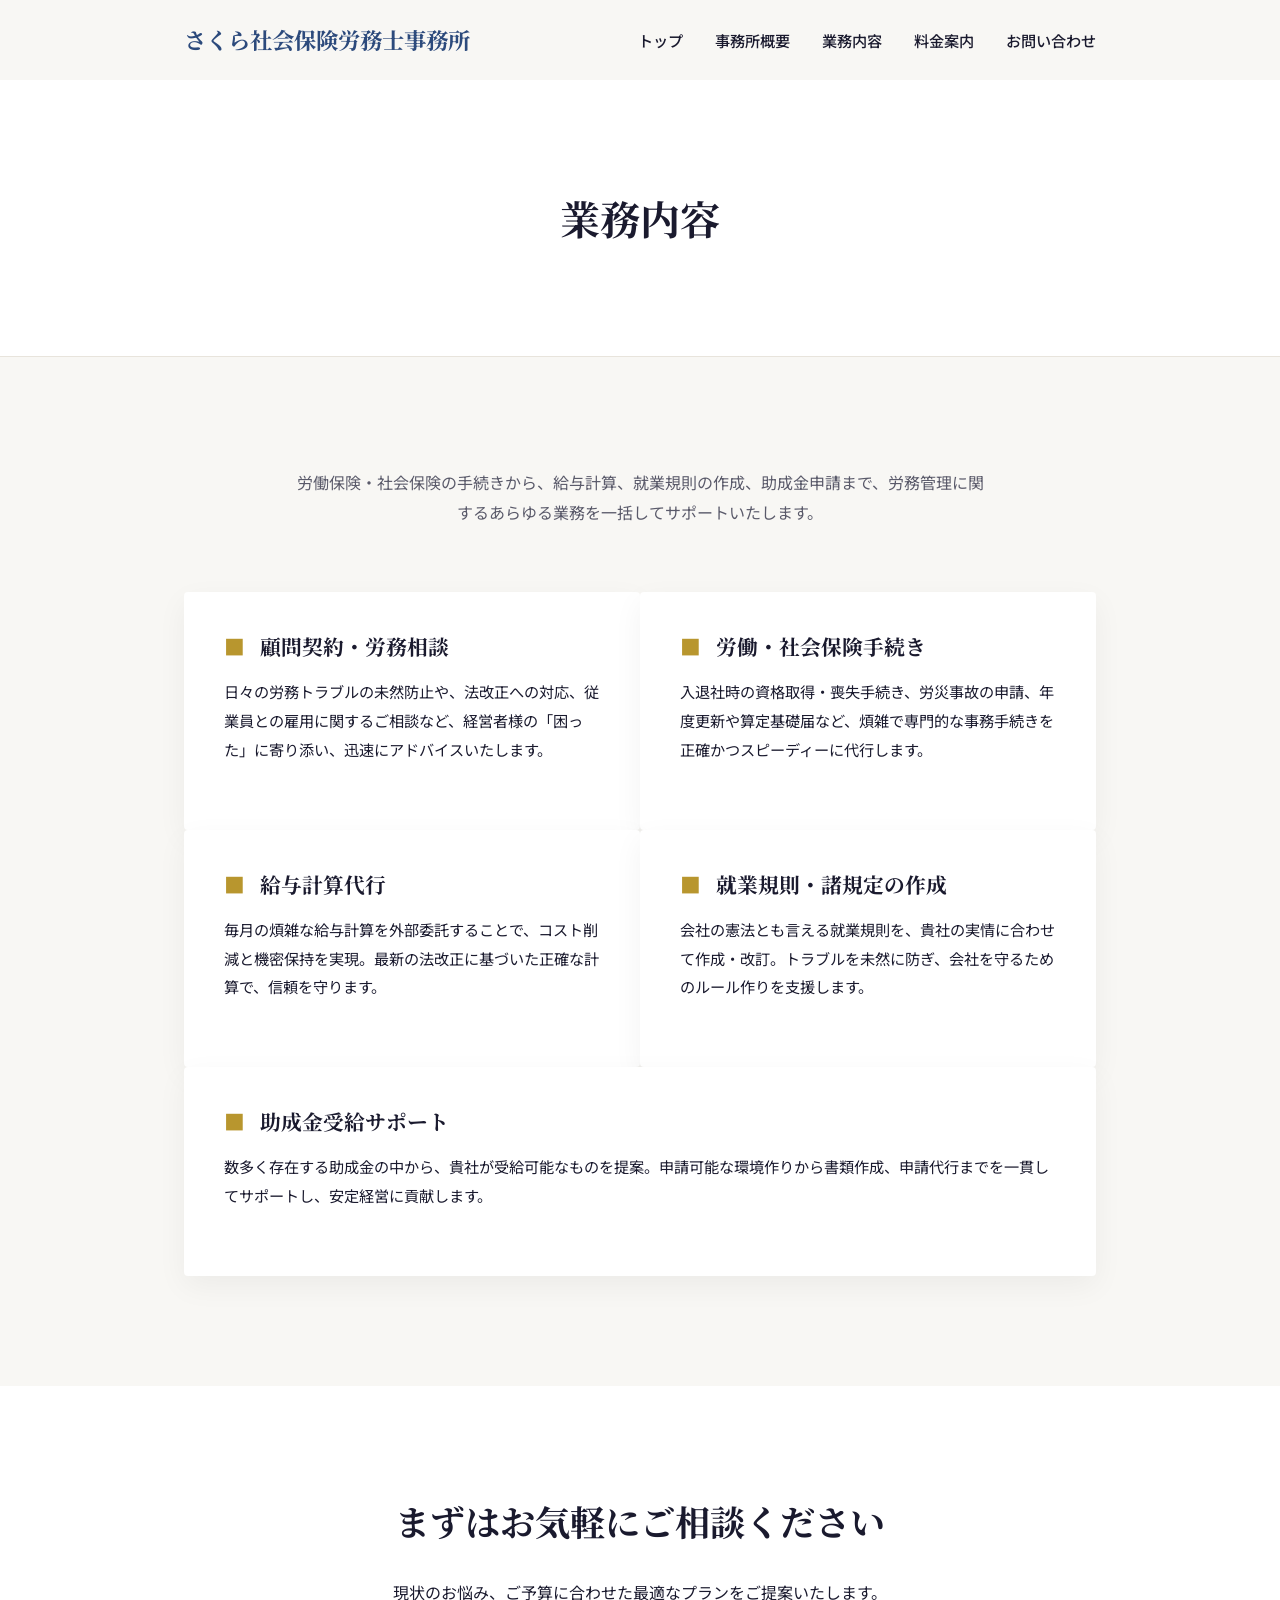
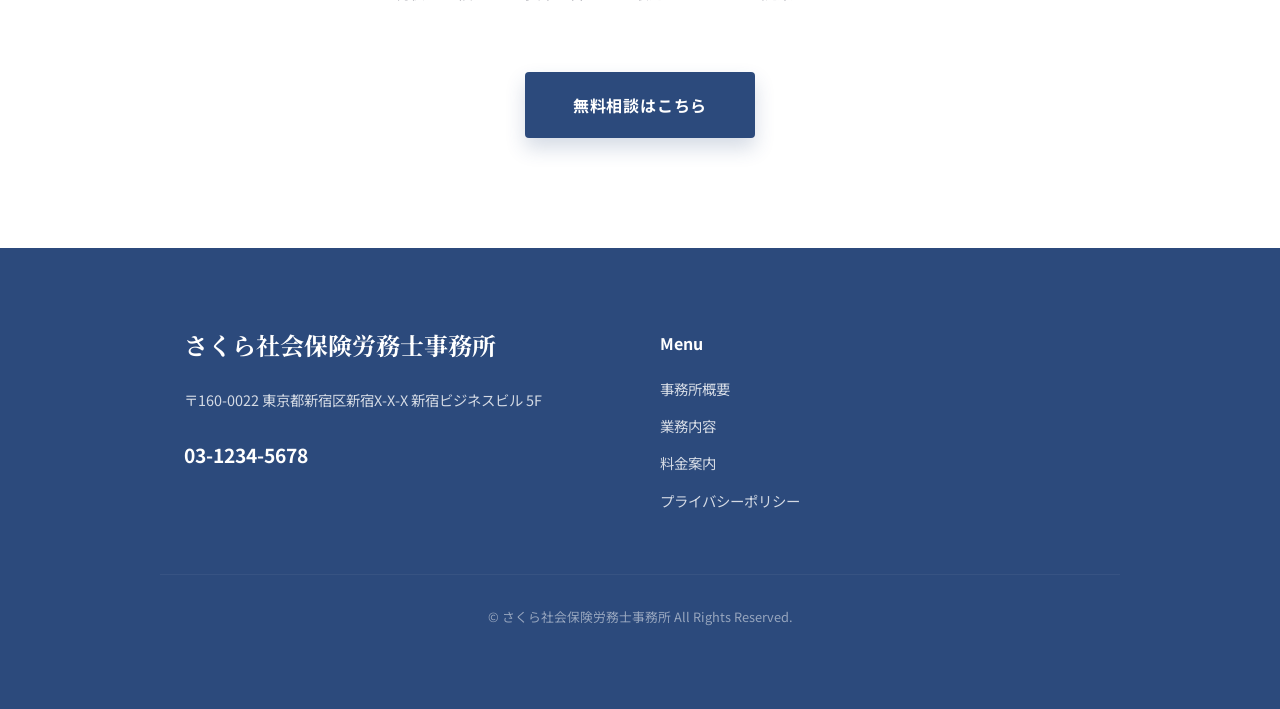
<file: Project_02/site/services.html>
<!DOCTYPE html>
<html lang="ja">

<head>
    <meta charset="UTF-8">
    <meta name="viewport" content="width=device-width, initial-scale=1.0">
    <meta name="description" content="" data-config="siteDescription">
    <title data-config="siteTitle">業務内容 | 読み込んでいます...</title>

    <!-- Fonts -->
    <link rel="preconnect" href="https://fonts.googleapis.com">
    <link rel="preconnect" href="https://fonts.gstatic.com" crossorigin>
    <link
        href="https://fonts.googleapis.com/css2?family=Noto+Serif+JP:wght@400;700&family=Noto+Sans+JP:wght@400;500;700&family=Cormorant+Garamond:wght@400;600&display=swap"
        rel="stylesheet">

    <!-- CSS -->
    <link rel="stylesheet" href="css/style.css">
</head>

<body>

    <!-- Header -->
    <header class="site-header">
        <div class="container header-inner">
            <div class="logo serif" data-config="officeName">事務所名</div>
            <nav class="site-nav">
                <ul class="nav-list">
                    <li><a href="index.html" class="nav-link">トップ</a></li>
                    <li><a href="about.html" class="nav-link">事務所概要</a></li>
                    <li><a href="services.html" class="nav-link">業務内容</a></li>
                    <li><a href="pricing.html" class="nav-link">料金案内</a></li>
                    <li><a href="contact.html" class="nav-link">お問い合わせ</a></li>
                </ul>
            </nav>
        </div>
    </header>

    <main style="padding-top: var(--header-height);">
        <!-- Page Header -->
        <section class="section"
            style="background-color: var(--color-white); border-bottom: 1px solid var(--color-line);">
            <div class="container">
                <h1 class="serif" style="font-size: 2.5rem; text-align: center; margin-bottom: 0;">業務内容</h1>
            </div>
        </section>

        <!-- Services Grid -->
        <section class="section">
            <div class="container">
                <p style="text-align: center; max-width: 700px; margin: 0 auto 4rem; color: var(--color-text-light);">
                    労働保険・社会保険の手続きから、給与計算、就業規則の作成、助成金申請まで、労務管理に関するあらゆる業務を一括してサポートいたします。
                </p>

                <div class="grid" style="grid-template-columns: repeat(2, 1fr);">
                    <div class="card" style="padding: 40px;">
                        <h3 class="card-title serif" style="display: flex; align-items: center; gap: 15px;">
                            <span style="color: var(--color-accent);">■</span>
                            顧問契約・労務相談
                        </h3>
                        <p style="font-size: 0.95rem;">
                            日々の労務トラブルの未然防止や、法改正への対応、従業員との雇用に関するご相談など、経営者様の「困った」に寄り添い、迅速にアドバイスいたします。</p>
                    </div>

                    <div class="card" style="padding: 40px;">
                        <h3 class="card-title serif" style="display: flex; align-items: center; gap: 15px;">
                            <span style="color: var(--color-accent);">■</span>
                            労働・社会保険手続き
                        </h3>
                        <p style="font-size: 0.95rem;">
                            入退社時の資格取得・喪失手続き、労災事故の申請、年度更新や算定基礎届など、煩雑で専門的な事務手続きを正確かつスピーディーに代行します。</p>
                    </div>

                    <div class="card" style="padding: 40px;">
                        <h3 class="card-title serif" style="display: flex; align-items: center; gap: 15px;">
                            <span style="color: var(--color-accent);">■</span>
                            給与計算代行
                        </h3>
                        <p style="font-size: 0.95rem;">毎月の煩雑な給与計算を外部委託することで、コスト削減と機密保持を実現。最新の法改正に基づいた正確な計算で、信頼を守ります。</p>
                    </div>

                    <div class="card" style="padding: 40px;">
                        <h3 class="card-title serif" style="display: flex; align-items: center; gap: 15px;">
                            <span style="color: var(--color-accent);">■</span>
                            就業規則・諸規定の作成
                        </h3>
                        <p style="font-size: 0.95rem;">会社の憲法とも言える就業規則を、貴社の実情に合わせて作成・改訂。トラブルを未然に防ぎ、会社を守るためのルール作りを支援します。
                        </p>
                    </div>

                    <div class="card" style="padding: 40px; grid-column: span 2;">
                        <h3 class="card-title serif" style="display: flex; align-items: center; gap: 15px;">
                            <span style="color: var(--color-accent);">■</span>
                            助成金受給サポート
                        </h3>
                        <p style="font-size: 0.95rem;">
                            数多く存在する助成金の中から、貴社が受給可能なものを提案。申請可能な環境作りから書類作成、申請代行までを一貫してサポートし、安定経営に貢献します。</p>
                    </div>
                </div>
            </div>
        </section>

        <!-- Call to Action -->
        <section class="section" style="background-color: var(--color-white); text-align: center;">
            <div class="container">
                <h2 class="serif">まずはお気軽にご相談ください</h2>
                <p style="margin-bottom: 2rem;">現状のお悩み、ご予算に合わせた最適なプランをご提案いたします。</p>
                <a href="contact.html" class="btn-primary">無料相談はこちら</a>
            </div>
        </section>
    </main>

    <!-- Footer -->
    <footer class="section" style="background-color: var(--color-primary); color: var(--color-white); padding: 80px 0;">
        <!-- (Same footer as index) -->
        <div class="container"
            style="display: flex; justify-content: space-between; align-items: flex-start; gap: 40px; flex-wrap: wrap;">
            <div style="flex: 1; min-width: 250px;">
                <h2 class="serif" data-config="officeName" style="font-size: 1.5rem; margin-bottom: 1.5rem;">事務所名</h2>
                <p style="font-size: 0.9rem; opacity: 0.8;" data-config="address">住所が入ります</p>
                <p style="font-size: 1.2rem; font-weight: 700; margin: 15px 0;" data-config="tel">電話番号</p>
            </div>
            <div style="flex: 1; min-width: 200px;">
                <p style="font-weight: 700; margin-bottom: 1rem;">Menu</p>
                <ul style="font-size: 0.9rem; opacity: 0.8; display: grid; gap: 10px;">
                    <li><a href="about.html">事務所概要</a></li>
                    <li><a href="services.html">業務内容</a></li>
                    <li><a href="pricing.html">料金案内</a></li>
                    <li><a href="privacy.html">プライバシーポリシー</a></li>
                </ul>
            </div>
        </div>
        <div class="container"
            style="margin-top: 60px; padding-top: 30px; border-top: 1px solid rgba(255,255,255,0.1); text-align: center; font-size: 0.8rem; opacity: 0.5;">
            &copy; <span data-config="officeName"></span> All Rights Reserved.
        </div>
    </footer>

    <!-- Scripts -->
    <script src="js/config.js"></script>
    <script src="js/main.js"></script>
</body>

</html>
</file>
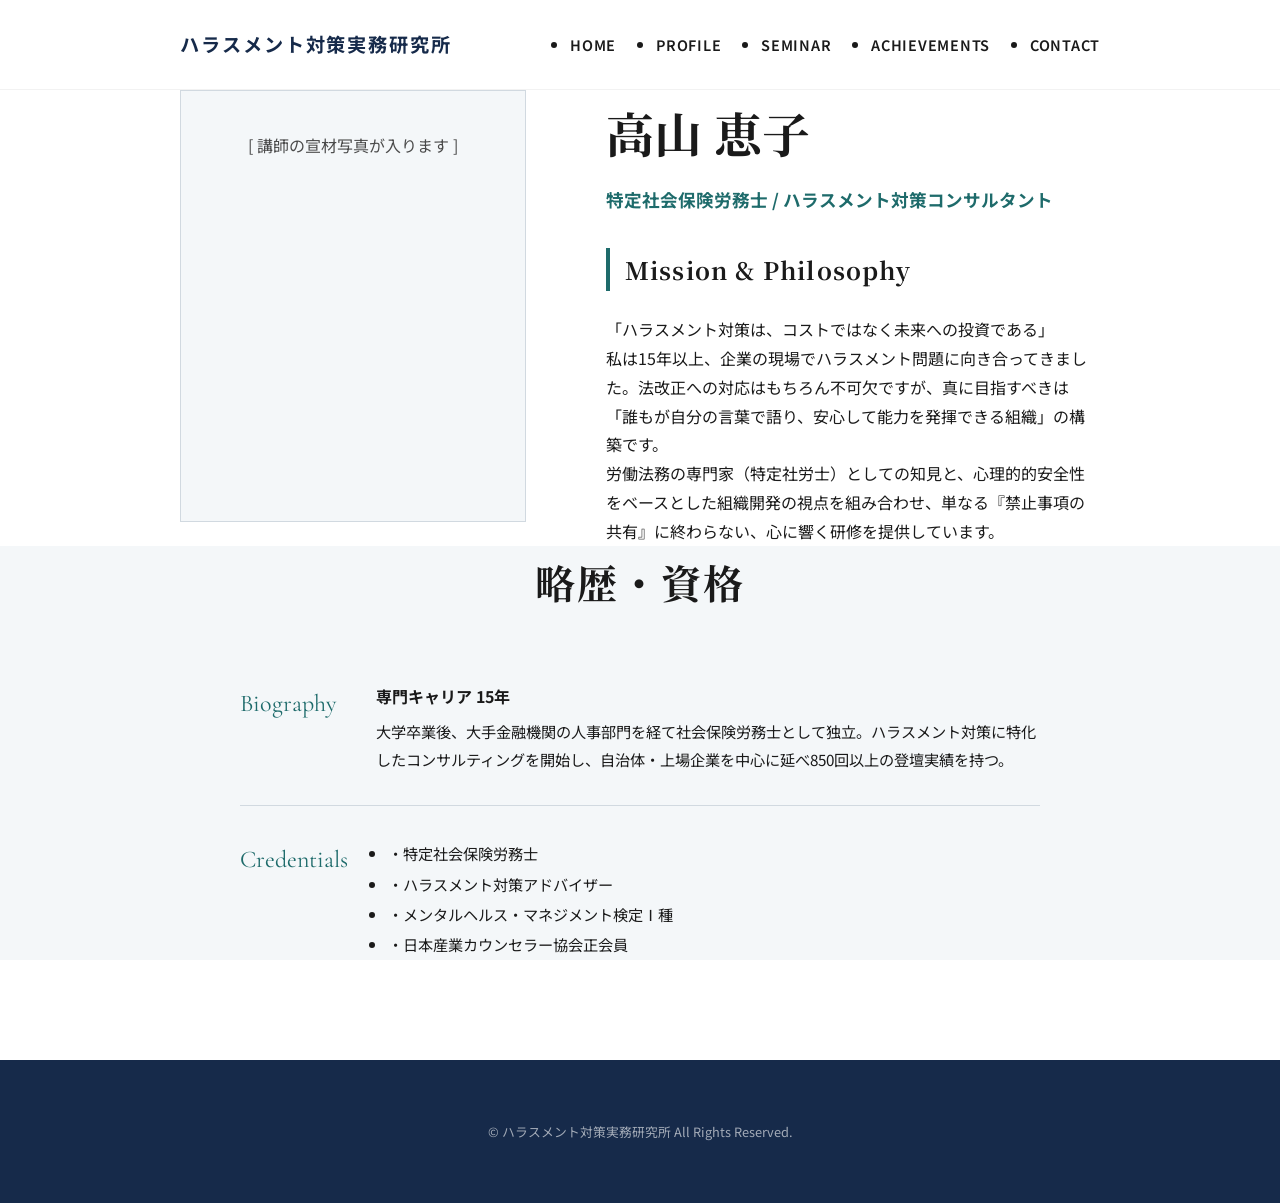
<file: Project_02/site_harassment/about.html>
<!DOCTYPE html>
<html lang="ja">

<head>
    <meta charset="UTF-8">
    <meta name="viewport" content="width=device-width, initial-scale=1.0">
    <meta name="description" content="" data-config="siteDescription">
    <title data-config="officeName"> | プロフィール</title>

    <link rel="preconnect" href="https://fonts.googleapis.com">
    <link rel="preconnect" href="https://fonts.gstatic.com" crossorigin>
    <link
        href="https://fonts.googleapis.com/css2?family=Noto+Serif+JP:wght@400;700&family=Noto+Sans+JP:wght@400;500;700&family=Cormorant+Garamond:wght@400;600&display=swap"
        rel="stylesheet">

    <link rel="stylesheet" href="css/style.css">
</head>

<body>

    <header class="site-header" style="position: relative; background: #fff;">
        <div class="container header-inner">
            <div class="logo serif" data-config="officeName">研究所名</div>
            <nav>
                <ul class="nav-list">
                    <li><a href="index.html" class="nav-link">Home</a></li>
                    <li><a href="about.html" class="nav-link">Profile</a></li>
                    <li><a href="seminar.html" class="nav-link">Seminar</a></li>
                    <li><a href="achievements.html" class="nav-link">Achievements</a></li>
                    <li><a href="contact.html" class="nav-link">Contact</a></li>
                </ul>
            </nav>
        </div>
    </header>

    <main>
        <section class="section">
            <div class="container" style="display: flex; gap: 80px; align-items: flex-start; flex-wrap: wrap;">
                <div style="flex: 0.7; min-width: 300px;">
                    <div
                        style="background: var(--color-bg-alt); aspect-ratio: 4/5; border: 1px solid var(--color-line);">
                        <p style="padding: 40px; text-align: center; color: var(--color-text-light);">[ 講師の宣材写真が入ります ]
                        </p>
                    </div>
                </div>
                <div style="flex: 1; min-width: 300px;">
                    <h1 class="serif" style="font-size: 3rem; margin-bottom: 0.5rem;" data-config="ownerName"></h1>
                    <p style="color: var(--color-secondary); font-weight: 700; font-size: 1.1rem; margin-bottom: 2rem;"
                        data-config="ownerTitle"></p>

                    <h2 class="serif"
                        style="font-size: 1.5rem; border-left: 4px solid var(--color-secondary); padding-left: 15px; margin-bottom: 1.5rem;">
                        Mission & Philosophy</h2>
                    <p>「ハラスメント対策は、コストではなく未来への投資である」</p>
                    <p>私は15年以上、企業の現場でハラスメント問題に向き合ってきました。法改正への対応はもちろん不可欠ですが、真に目指すべきは「誰もが自分の言葉で語り、安心して能力を発揮できる組織」の構築です。
                    </p>
                    <p>労働法務の専門家（特定社労士）としての知見と、心理的的安全性をベースとした組織開発の視点を組み合わせ、単なる『禁止事項の共有』に終わらない、心に響く研修を提供しています。</p>
                </div>
            </div>
        </section>

        <section class="section" style="background: var(--color-bg-alt);">
            <div class="container">
                <h2 class="serif" style="text-align: center; margin-bottom: 4rem;">略歴・資格</h2>
                <div style="max-width: 800px; margin: 0 auto;">
                    <div
                        style="display: flex; gap: 40px; margin-bottom: 2rem; border-bottom: 1px solid var(--color-line); padding-bottom: 2rem;">
                        <div style="font-family: var(--font-number); font-size: 1.5rem; color: var(--color-secondary);">
                            Biography</div>
                        <div>
                            <p style="font-weight: 700; margin-bottom: 0.5rem;">専門キャリア <span
                                    data-config="stats.years"></span>年</p>
                            <p style="font-size: 0.95rem;">
                                大学卒業後、大手金融機関の人事部門を経て社会保険労務士として独立。ハラスメント対策に特化したコンサルティングを開始し、自治体・上場企業を中心に延べ<span
                                    data-config="stats.seminars"></span>回以上の登壇実績を持つ。</p>
                        </div>
                    </div>
                    <div style="display: flex; gap: 40px;">
                        <div style="font-family: var(--font-number); font-size: 1.5rem; color: var(--color-secondary);">
                            Credentials</div>
                        <ul style="font-size: 0.95rem; line-height: 2;">
                            <li>・特定社会保険労務士</li>
                            <li>・ハラスメント対策アドバイザー</li>
                            <li>・メンタルヘルス・マネジメント検定Ⅰ種</li>
                            <li>・日本産業カウンセラー協会正会員</li>
                        </ul>
                    </div>
                </div>
            </div>
        </section>
    </main>

    <footer style="background: var(--color-primary); color: #fff; padding: 60px 0; margin-top: 100px;">
        <div class="container" style="text-align: center;">
            <p style="font-size: 0.8rem; opacity: 0.6;">&copy; <span data-config="officeName"></span> All Rights
                Reserved.</p>
        </div>
    </footer>

    <script src="js/config.js"></script>
    <script src="../site/js/main.js"></script>
</body>

</html>
</file>
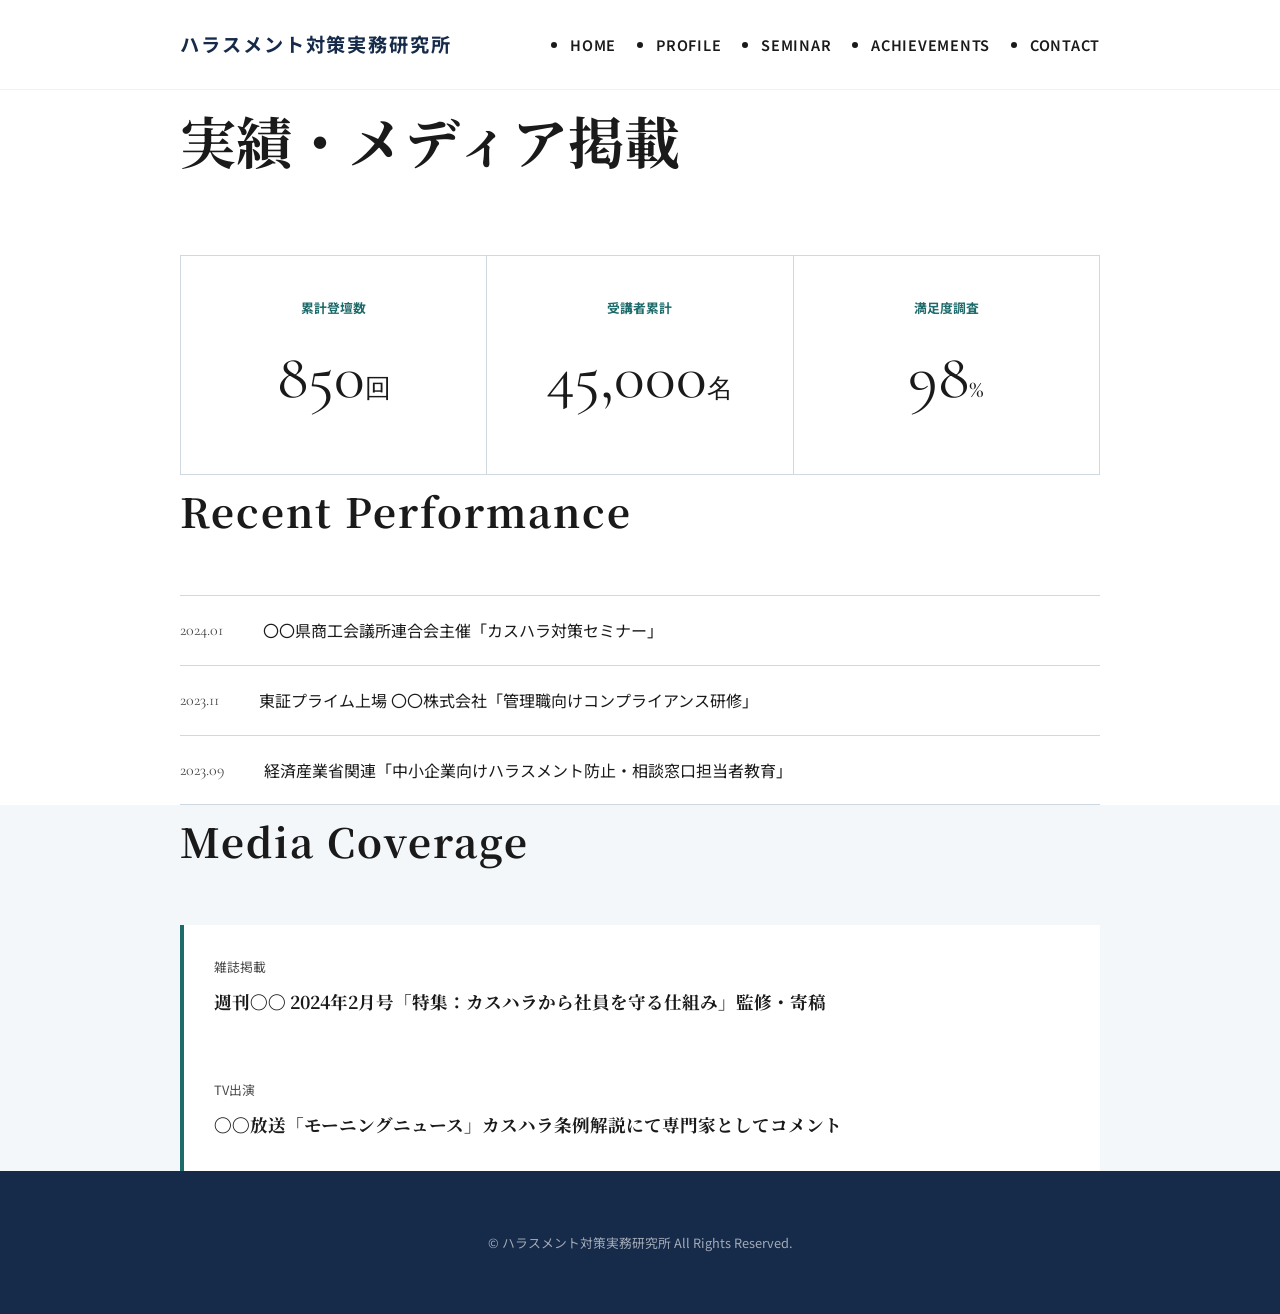
<file: Project_02/site_harassment/achievements.html>
<!DOCTYPE html>
<html lang="ja">

<head>
    <meta charset="UTF-8">
    <meta name="viewport" content="width=device-width, initial-scale=1.0">
    <title data-config="officeName"> | 実績・メディア掲載</title>

    <link rel="preconnect" href="https://fonts.googleapis.com">
    <link rel="preconnect" href="https://fonts.gstatic.com" crossorigin>
    <link
        href="https://fonts.googleapis.com/css2?family=Noto+Serif+JP:wght@400;700&family=Noto+Sans+JP:wght@400;500;700&family=Cormorant+Garamond:wght@400;600&display=swap"
        rel="stylesheet">

    <link rel="stylesheet" href="css/style.css">
</head>

<body>

    <header class="site-header" style="position: relative; background: #fff;">
        <div class="container header-inner">
            <div class="logo serif" data-config="officeName">研究所名</div>
            <nav>
                <ul class="nav-list">
                    <li><a href="index.html" class="nav-link">Home</a></li>
                    <li><a href="about.html" class="nav-link">Profile</a></li>
                    <li><a href="seminar.html" class="nav-link">Seminar</a></li>
                    <li><a href="achievements.html" class="nav-link">Achievements</a></li>
                    <li><a href="contact.html" class="nav-link">Contact</a></li>
                </ul>
            </nav>
        </div>
    </header>

    <main>
        <section class="section" style="padding-bottom: 0;">
            <div class="container">
                <h1 class="serif" style="font-size: 3.5rem; margin-bottom: 4rem;">実績・メディア掲載</h1>

                <div
                    style="display: grid; grid-template-columns: repeat(3, 1fr); gap: 1px; background: var(--color-line); border: 1px solid var(--color-line);">
                    <div style="background: #fff; padding: 40px; text-align: center;">
                        <p style="font-size: 0.8rem; color: var(--color-secondary); font-weight: 700;">累計登壇数</p>
                        <p style="font-family: var(--font-number); font-size: 4rem;"><span
                                data-config="stats.seminars"></span><small style="font-size: 0.4em;">回</small></p>
                    </div>
                    <div style="background: #fff; padding: 40px; text-align: center;">
                        <p style="font-size: 0.8rem; color: var(--color-secondary); font-weight: 700;">受講者累計</p>
                        <p style="font-family: var(--font-number); font-size: 4rem;"><span
                                data-config="stats.trainees"></span><small style="font-size: 0.4em;">名</small></p>
                    </div>
                    <div style="background: #fff; padding: 40px; text-align: center;">
                        <p style="font-size: 0.8rem; color: var(--color-secondary); font-weight: 700;">満足度調査</p>
                        <p style="font-family: var(--font-number); font-size: 4rem;">98<small
                                style="font-size: 0.4em;">%</small></p>
                    </div>
                </div>
            </div>
        </section>

        <section class="section">
            <div class="container">
                <h2 class="serif" style="margin-bottom: 3rem;">Recent Performance</h2>
                <ul style="border-top: 1px solid var(--color-line);">
                    <li style="padding: 20px 0; border-bottom: 1px solid var(--color-line); display: flex; gap: 40px;">
                        <span style="font-family: var(--font-number); color: var(--color-text-light);">2024.01</span>
                        <span>〇〇県商工会議所連合会主催「カスハラ対策セミナー」</span>
                    </li>
                    <li style="padding: 20px 0; border-bottom: 1px solid var(--color-line); display: flex; gap: 40px;">
                        <span style="font-family: var(--font-number); color: var(--color-text-light);">2023.11</span>
                        <span>東証プライム上場 〇〇株式会社「管理職向けコンプライアンス研修」</span>
                    </li>
                    <li style="padding: 20px 0; border-bottom: 1px solid var(--color-line); display: flex; gap: 40px;">
                        <span style="font-family: var(--font-number); color: var(--color-text-light);">2023.09</span>
                        <span>経済産業省関連「中小企業向けハラスメント防止・相談窓口担当者教育」</span>
                    </li>
                </ul>
            </div>
        </section>

        <section class="section" style="background: var(--color-bg-alt);">
            <div class="container">
                <h2 class="serif" style="margin-bottom: 3rem;">Media Coverage</h2>
                <div class="grid" style="grid-template-columns: repeat(2, 1fr);">
                    <div style="background: #fff; padding: 30px; border-left: 4px solid var(--color-secondary);">
                        <p style="font-size: 0.8rem; color: var(--color-text-light); margin-bottom: 0.5rem;">雑誌掲載</p>
                        <h3 style="font-size: 1.1rem;">週刊〇〇 2024年2月号「特集：カスハラから社員を守る仕組み」監修・寄稿</h3>
                    </div>
                    <div style="background: #fff; padding: 30px; border-left: 4px solid var(--color-secondary);">
                        <p style="font-size: 0.8rem; color: var(--color-text-light); margin-bottom: 0.5rem;">TV出演</p>
                        <h3 style="font-size: 1.1rem;">〇〇放送「モーニングニュース」カスハラ条例解説にて専門家としてコメント</h3>
                    </div>
                </div>
            </div>
        </section>
    </main>

    <footer style="background: var(--color-primary); color: #fff; padding: 60px 0; margin-top: 0;">
        <div class="container" style="text-align: center;">
            <p style="font-size: 0.8rem; opacity: 0.6;">&copy; <span data-config="officeName"></span> All Rights
                Reserved.</p>
        </div>
    </footer>

    <script src="js/config.js"></script>
    <script src="../site/js/main.js"></script>
</body>

</html>
</file>
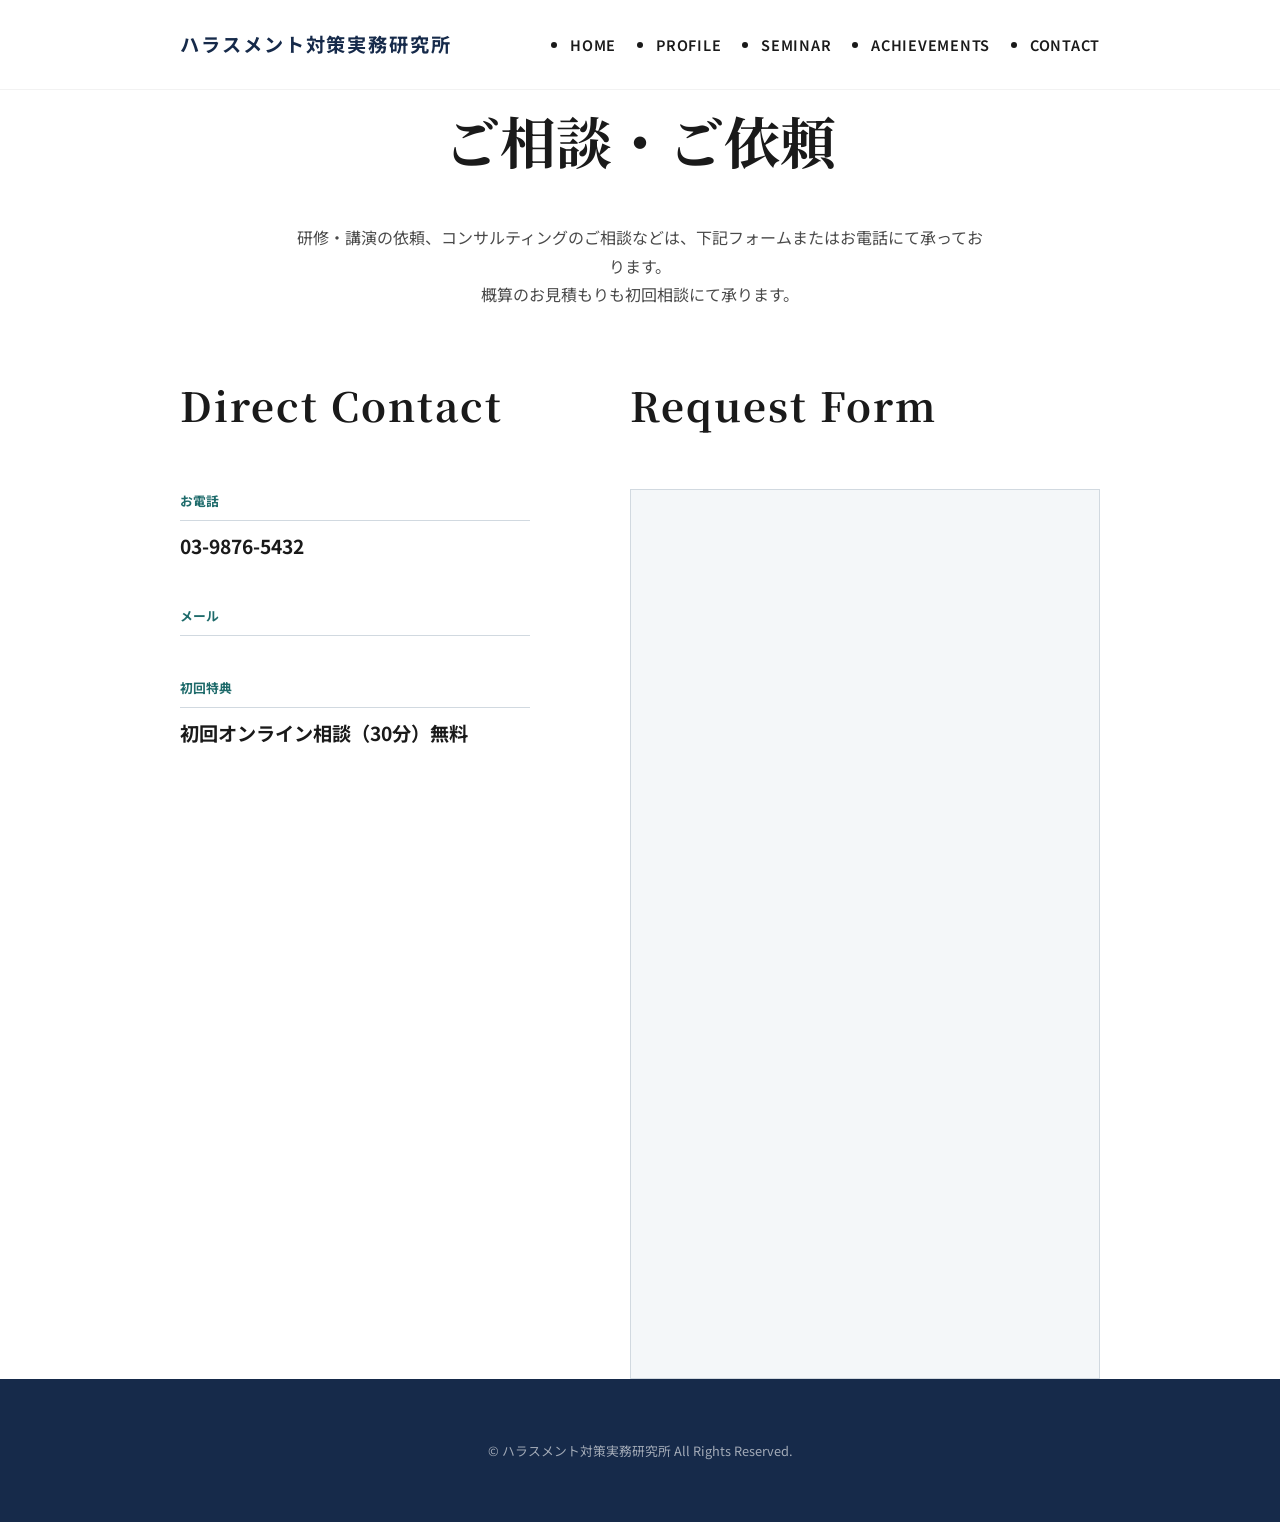
<file: Project_02/site_harassment/contact.html>
<!DOCTYPE html>
<html lang="ja">

<head>
    <meta charset="UTF-8">
    <meta name="viewport" content="width=device-width, initial-scale=1.0">
    <title data-config="officeName"> | お問い合わせ・ご依頼</title>

    <link rel="preconnect" href="https://fonts.googleapis.com">
    <link rel="preconnect" href="https://fonts.gstatic.com" crossorigin>
    <link
        href="https://fonts.googleapis.com/css2?family=Noto+Serif+JP:wght@400;700&family=Noto+Sans+JP:wght@400;500;700&family=Cormorant+Garamond:wght@400;600&display=swap"
        rel="stylesheet">

    <link rel="stylesheet" href="css/style.css">
    <style>
        .contact-grid {
            display: grid;
            grid-template-columns: 350px 1fr;
            gap: 100px;
            margin-top: 60px;
        }

        .label {
            font-size: 0.8rem;
            color: var(--color-secondary);
            font-weight: 700;
            border-bottom: 1px solid var(--color-line);
            padding-bottom: 0.5rem;
            margin-bottom: 0.5rem;
            display: block;
        }

        .val {
            font-size: 1.2rem;
            font-weight: 700;
            margin-bottom: 2.5rem;
        }
    </style>
</head>

<body>

    <header class="site-header" style="position: relative; background: #fff;">
        <div class="container header-inner">
            <div class="logo serif" data-config="officeName">研究所名</div>
            <nav>
                <ul class="nav-list">
                    <li><a href="index.html" class="nav-link">Home</a></li>
                    <li><a href="about.html" class="nav-link">Profile</a></li>
                    <li><a href="seminar.html" class="nav-link">Seminar</a></li>
                    <li><a href="achievements.html" class="nav-link">Achievements</a></li>
                    <li><a href="contact.html" class="nav-link">Contact</a></li>
                </ul>
            </nav>
        </div>
    </header>

    <main>
        <section class="section">
            <div class="container">
                <h1 class="serif" style="font-size: 3.5rem; text-align: center; margin-bottom: 2rem;">ご相談・ご依頼</h1>
                <p style="text-align: center; color: var(--color-text-light); max-width: 700px; margin: 0 auto;">
                    研修・講演の依頼、コンサルティングのご相談などは、下記フォームまたはお電話にて承っております。<br>概算のお見積もりも初回相談にて承ります。</p>

                <div class="contact-grid">
                    <div>
                        <h2 class="serif" style="margin-bottom: 3rem;">Direct Contact</h2>

                        <div class="info-group">
                            <span class="label">お電話</span>
                            <div class="val" data-config="tel"></div>
                        </div>

                        <div class="info-group">
                            <span class="label">メール</span>
                            <div class="val"><a href="mailto:" data-config="email"></a></div>
                        </div>

                        <div class="info-group">
                            <span class="label">初回特典</span>
                            <div class="val" data-config="firstConsult"></div>
                        </div>
                    </div>

                    <div>
                        <h2 class="serif" style="margin-bottom: 3rem;">Request Form</h2>
                        <div id="google-form-container"
                            style="background: var(--color-bg-alt); padding: 40px; border: 1px solid var(--color-line); min-height: 400px; display: flex; align-items: center; justify-content: center;">
                            <p style="color: var(--color-text-light);">フォームを読み込み中...</p>
                        </div>
                    </div>
                </div>
            </div>
        </section>
    </main>

    <!-- Footer -->
    <footer style="background: var(--color-primary); color: #fff; padding: 60px 0; margin-top: 0;">
        <div class="container" style="text-align: center;">
            <p style="font-size: 0.8rem; opacity: 0.6;">&copy; <span data-config="officeName"></span> All Rights
                Reserved.</p>
        </div>
    </footer>

    <script src="js/config.js"></script>
    <script src="../site/js/main.js"></script>
</body>

</html>
</file>
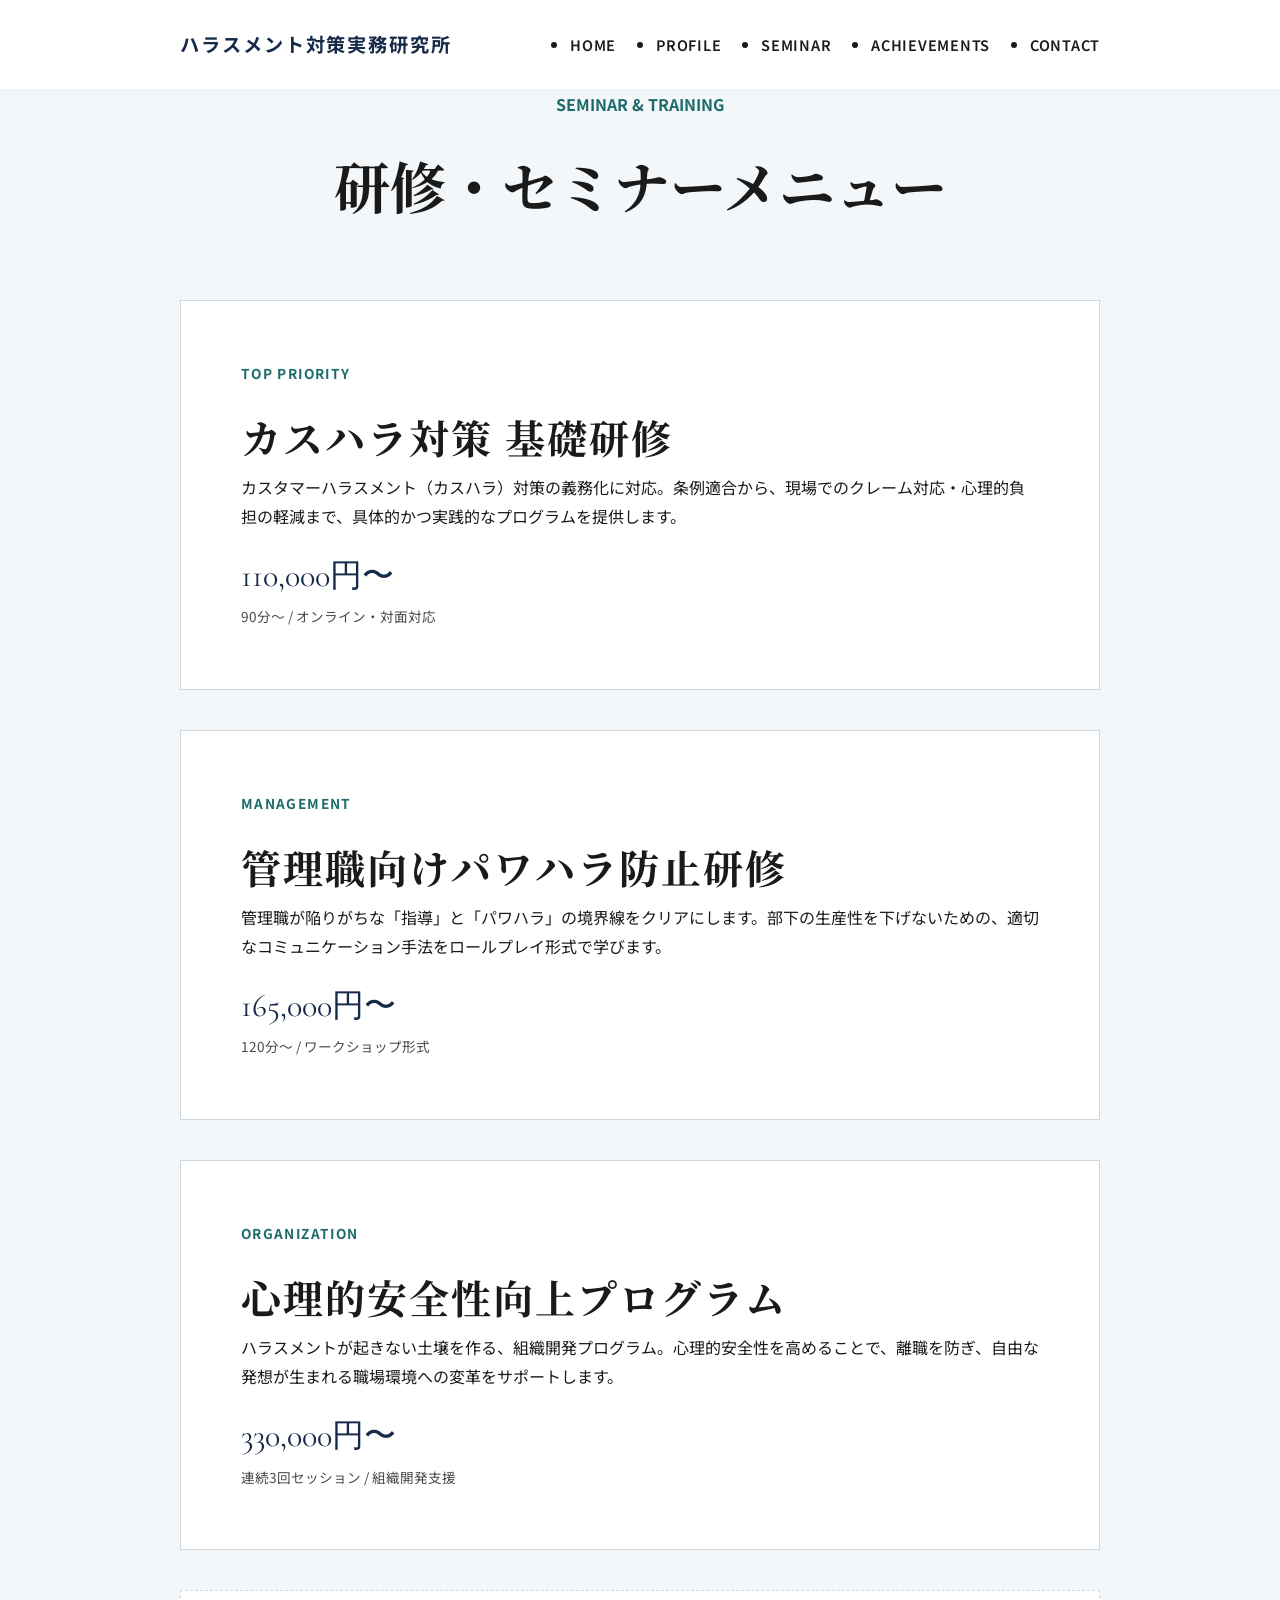
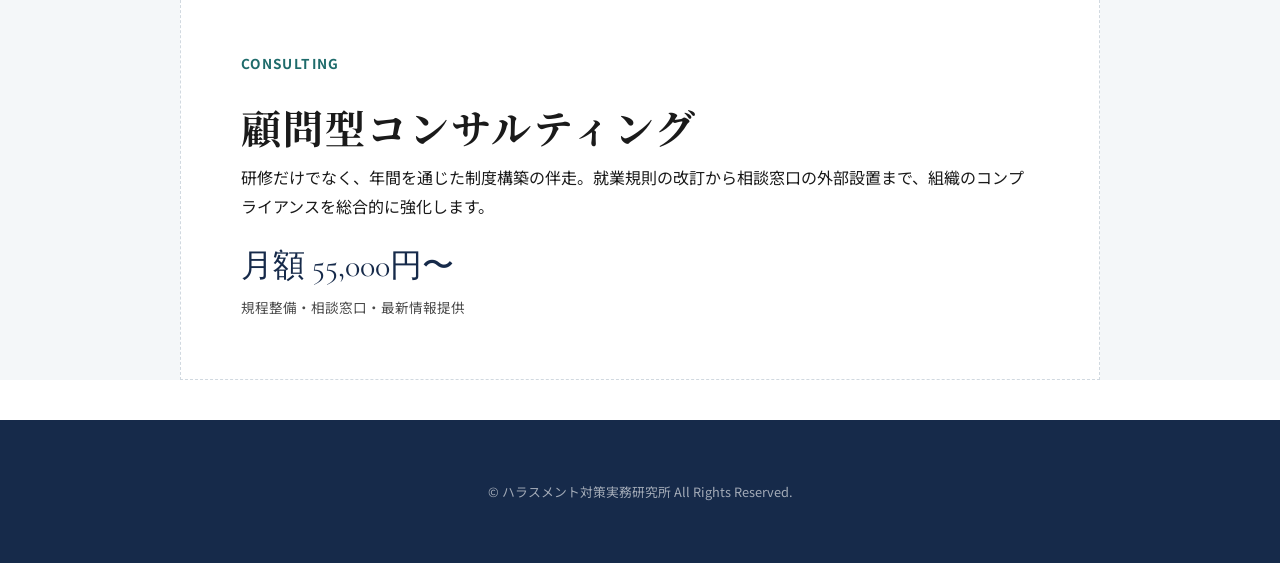
<file: Project_02/site_harassment/seminar.html>
<!DOCTYPE html>
<html lang="ja">

<head>
    <meta charset="UTF-8">
    <meta name="viewport" content="width=device-width, initial-scale=1.0">
    <title data-config="officeName"> | セミナーメニュー</title>

    <link rel="preconnect" href="https://fonts.googleapis.com">
    <link rel="preconnect" href="https://fonts.gstatic.com" crossorigin>
    <link
        href="https://fonts.googleapis.com/css2?family=Noto+Serif+JP:wght@400;700&family=Noto+Sans+JP:wght@400;500;700&family=Cormorant+Garamond:wght@400;600&display=swap"
        rel="stylesheet">

    <link rel="stylesheet" href="css/style.css">
    <style>
        .seminar-item {
            background: #fff;
            padding: 60px;
            border: 1px solid var(--color-line);
            margin-bottom: 40px;
        }

        .seminar-tag {
            color: var(--color-secondary);
            font-weight: 700;
            font-size: 0.85rem;
            letter-spacing: 0.1em;
            display: block;
            margin-bottom: 1rem;
        }

        .seminar-price {
            font-family: var(--font-number);
            color: var(--color-primary);
            font-size: 2rem;
            margin-top: 1rem;
        }

        .seminar-note {
            font-size: 0.85rem;
            color: var(--color-text-light);
        }
    </style>
</head>

<body>

    <header class="site-header" style="position: relative; background: #fff;">
        <div class="container header-inner">
            <div class="logo serif" data-config="officeName">研究所名</div>
            <nav>
                <ul class="nav-list">
                    <li><a href="index.html" class="nav-link">Home</a></li>
                    <li><a href="about.html" class="nav-link">Profile</a></li>
                    <li><a href="seminar.html" class="nav-link">Seminar</a></li>
                    <li><a href="achievements.html" class="nav-link">Achievements</a></li>
                    <li><a href="contact.html" class="nav-link">Contact</a></li>
                </ul>
            </nav>
        </div>
    </header>

    <main>
        <section class="section" style="background: var(--color-bg-alt);">
            <div class="container">
                <span
                    style="display: block; text-align: center; color: var(--color-secondary); font-weight: 700; margin-bottom: 1rem;">SEMINAR
                    & TRAINING</span>
                <h1 class="serif" style="font-size: 3.5rem; text-align: center; margin-bottom: 4rem;">研修・セミナーメニュー</h1>

                <div class="seminar-item">
                    <span class="seminar-tag">TOP PRIORITY</span>
                    <h2 class="serif" data-config="pricing.kasuhara.label"></h2>
                    <p>カスタマーハラスメント（カスハラ）対策の義務化に対応。条例適合から、現場でのクレーム対応・心理的負担の軽減まで、具体的かつ実践的なプログラムを提供します。</p>
                    <div class="seminar-price" data-config="pricing.kasuhara.price"></div>
                    <p class="seminar-note" data-config="pricing.kasuhara.note"></p>
                </div>

                <div class="seminar-item">
                    <span class="seminar-tag">MANAGEMENT</span>
                    <h2 class="serif" data-config="pricing.pawahara.label"></h2>
                    <p>管理職が陥りがちな「指導」と「パワハラ」の境界線をクリアにします。部下の生産性を下げないための、適切なコミュニケーション手法をロールプレイ形式で学びます。</p>
                    <div class="seminar-price" data-config="pricing.pawahara.price"></div>
                    <p class="seminar-note" data-config="pricing.pawahara.note"></p>
                </div>

                <div class="seminar-item">
                    <span class="seminar-tag">ORGANIZATION</span>
                    <h2 class="serif" data-config="pricing.safety.label"></h2>
                    <p>ハラスメントが起きない土壌を作る、組織開発プログラム。心理的安全性を高めることで、離職を防ぎ、自由な発想が生まれる職場環境への変革をサポートします。</p>
                    <div class="seminar-price" data-config="pricing.safety.price"></div>
                    <p class="seminar-note" data-config="pricing.safety.note"></p>
                </div>

                <div class="seminar-item" style="border-style: dashed;">
                    <span class="seminar-tag">CONSULTING</span>
                    <h2 class="serif" data-config="pricing.compliance.label"></h2>
                    <p>研修だけでなく、年間を通じた制度構築の伴走。就業規則の改訂から相談窓口の外部設置まで、組織のコンプライアンスを総合的に強化します。</p>
                    <div class="seminar-price" data-config="pricing.compliance.price"></div>
                    <p class="seminar-note" data-config="pricing.compliance.note"></p>
                </div>
            </div>
        </section>
    </main>

    <!-- Footer -->
    <footer style="background: var(--color-primary); color: #fff; padding: 60px 0; margin-top: 0;">
        <div class="container" style="text-align: center;">
            <p style="font-size: 0.8rem; opacity: 0.6;">&copy; <span data-config="officeName"></span> All Rights
                Reserved.</p>
        </div>
    </footer>

    <script src="js/config.js"></script>
    <script src="../site/js/main.js"></script>
</body>

</html>
</file>
<file: Project_02/site/css/style.css>
/* ==========================================================================
   Design v2 Specification - Sharoushi Office Website
   ========================================================================== */

:root {
  /* Colors - Derived from Design v2 Spec */
  --color-primary:    #2c4a7c;   /* Dark Navy - Authority */
  --color-accent:     #b8962e;   /* Gold - High Quality */
  --color-bg:         #f8f7f4;   /* Off White - Clean but warm */
  --color-text:       #1a1a2e;   /* Deep Blue Text */
  --color-text-light: #5a5a6a;
  --color-line:       #e8e4dc;   /* Cream Grey Line */
  --color-white:      #ffffff;
  
  /* Typography */
  --font-serif:  'Noto Serif JP', serif;
  --font-sans:   'Noto Sans JP', sans-serif;
  --font-number: 'Cormorant Garamond', serif;

  /* Spacing */
  --section-padding: 110px 0;
  --container-width: 960px;
  --header-height:   80px;

  /* Others */
  --transition: 0.4s cubic-bezier(0.165, 0.84, 0.44, 1);
  --border-radius: 4px;
  --shadow: 0 10px 30px rgba(0, 0, 0, 0.05);
}

/* Reset & Base */
* { box-sizing: border-box; margin: 0; padding: 0; }
body {
  font-family: var(--font-sans);
  color: var(--color-text);
  background-color: var(--color-bg);
  line-height: 1.9;
  -webkit-font-smoothing: antialiased;
}

a { color: inherit; text-decoration: none; transition: var(--transition); }
ul { list-style: none; }
img { max-width: 100%; height: auto; display: block; }

/* Typography */
h1, h2, h3, .serif { font-family: var(--font-serif); font-weight: 700; line-height: 1.4; }
h2 { font-size: 2.2rem; margin-bottom: 2rem; position: relative; }
p { margin-bottom: 1.5rem; }

.container {
  max-width: var(--container-width);
  margin: 0 auto;
  padding: 0 24px;
}

/* Header */
.site-header {
  position: fixed;
  top: 0;
  left: 0;
  width: 100%;
  height: var(--header-height);
  background: transparent;
  z-index: 1000;
  transition: var(--transition);
  display: flex;
  align-items: center;
}

.site-header.is-scrolled {
  background: var(--color-white);
  height: 70px;
  box-shadow: 0 2px 10px rgba(0,0,0,0.05);
}

.header-inner {
  display: flex;
  justify-content: space-between;
  align-items: center;
  width: 100%;
}

.logo { font-size: 1.4rem; color: var(--color-primary); }

.nav-list { display: flex; gap: 32px; }
.nav-link { font-size: 0.95rem; font-weight: 500; }
.nav-link:hover { color: var(--color-accent); }

/* Hero */
.hero {
  min-height: 100vh;
  display: flex;
  align-items: center;
  background-color: var(--color-bg);
  padding-top: var(--header-height);
  position: relative;
  overflow: hidden;
}

.hero-content { max-width: 600px; z-index: 2; }
.hero-label { 
  display: inline-block;
  color: var(--color-accent);
  font-weight: 700;
  letter-spacing: 0.1em;
  margin-bottom: 1rem;
}
.hero-title { font-size: 3.5rem; margin-bottom: 1.5rem; color: var(--color-primary); }
.hero-text { font-size: 1.1rem; color: var(--color-text-light); }

.btn-primary {
  display: inline-block;
  background: var(--color-primary);
  color: var(--color-white);
  padding: 18px 48px;
  border-radius: var(--border-radius);
  font-weight: 700;
  margin-top: 2rem;
  letter-spacing: 0.05em;
  box-shadow: 0 10px 20px rgba(44, 74, 124, 0.2);
}

.btn-primary:hover {
  background: var(--color-accent);
  transform: translateY(-3px);
  box-shadow: 0 15px 30px rgba(184, 150, 46, 0.3);
}

/* Sections */
.section { padding: var(--section-padding); }

.section-title { text-align: center; margin-bottom: 4rem; }
.section-title::after {
  content: '';
  display: block;
  width: 40px;
  height: 2px;
  background: var(--color-accent);
  margin: 1.5rem auto 0;
}

/* Cards (Minimal version) */
.grid { display: grid; grid-template-columns: repeat(3, 1fr); gap: var(--card-gap); }

.card {
  background: var(--color-white);
  padding: 48px 32px;
  border-radius: var(--border-radius);
  box-shadow: var(--shadow);
  transition: var(--transition);
  border-bottom: 2px solid transparent;
}

.card:hover {
  transform: translateY(-8px);
  border-bottom-color: var(--color-accent);
}

.card-num {
  font-family: var(--font-number);
  font-size: 2.5rem;
  color: var(--color-accent);
  opacity: 0.5;
  margin-bottom: 1rem;
  display: block;
}

.card-title { margin-bottom: 1rem; font-size: 1.3rem; }

/* Responsive */
@media (max-width: 768px) {
  .hero-title { font-size: 2.5rem; }
  .grid { grid-template-columns: 1fr; }
  .nav-list { display: none; } /* Hamburger menu implementation would go here */
}
</file>
<file: Project_02/site_harassment/css/style.css>
/* ==========================================================================
   Design Spec: Harassment Expert / Lecturer Variant
   ========================================================================== */

:root {
    /* Colors - Deep, Intellectual, Authoritative */
    --color-primary: #162a4a;
    /* Deep Navy */
    --color-secondary: #1e6b6b;
    /* Deep Teal - Stability/Psychological Safety */
    --color-accent: #d4af37;
    /* Muted Gold */
    --color-bg: #ffffff;
    --color-bg-alt: #f4f7f9;
    --color-text: #1a1a1a;
    --color-text-light: #4a4a4a;
    --color-line: #d1d9e0;
    --color-white: #ffffff;

    /* Typography */
    --font-serif: 'Noto Serif JP', serif;
    --font-sans: 'Noto Sans JP', sans-serif;
    --font-number: 'Cormorant Garamond', serif;

    /* Spacing */
    --section-padding: 120px 0;
    --container-width: 1000px;
    --header-height: 90px;

    /* Others */
    --transition: 0.5s cubic-bezier(0.23, 1, 0.32, 1);
    --border-radius: 0px;
    /* Sharp corners for authority */
}

/* Reset & Base */
* {
    box-sizing: border-box;
    margin: 0;
    padding: 0;
}

body {
    font-family: var(--font-sans);
    color: var(--color-text);
    background-color: var(--color-bg);
    line-height: 1.8;
}

a {
    color: inherit;
    text-decoration: none;
    transition: var(--transition);
}

/* Typography Overrides */
h1,
h2,
h3 {
    font-family: var(--font-serif);
    font-weight: 700;
}

h2 {
    font-size: 2.5rem;
    letter-spacing: 0.05em;
}

.container {
    max-width: var(--container-width);
    margin: 0 auto;
    padding: 0 40px;
}

/* Header */
.site-header {
    position: absolute;
    top: 0;
    left: 0;
    width: 100%;
    height: var(--header-height);
    z-index: 1000;
    display: flex;
    align-items: center;
    border-bottom: 1px solid rgba(0, 0, 0, 0.05);
}

.header-inner {
    display: flex;
    justify-content: space-between;
    align-items: center;
    width: 100%;
}

.logo {
    font-size: 1.2rem;
    font-weight: 700;
    color: var(--color-primary);
    letter-spacing: 0.1em;
}

.nav-list {
    display: flex;
    gap: 40px;
}

.nav-link {
    font-size: 0.9rem;
    font-weight: 600;
    text-transform: uppercase;
    letter-spacing: 0.05em;
}

.nav-link:hover {
    color: var(--color-secondary);
}

/* Hero Section - High Impact */
.hero {
    height: 100vh;
    display: flex;
    align-items: center;
    background-color: var(--color-bg-alt);
    padding-top: var(--header-height);
    border-bottom: 1px solid var(--color-line);
}

.hero-inner {
    position: relative;
    width: 100%;
}

.hero-title {
    font-size: 4rem;
    line-height: 1.2;
    color: var(--color-primary);
    margin-bottom: 2rem;
    max-width: 800px;
}

.hero-subtitle {
    font-size: 1.2rem;
    color: var(--color-text-light);
    max-width: 600px;
    border-left: 4px solid var(--color-secondary);
    padding-left: 24px;
}

/* Buttons */
.btn-outline {
    display: inline-block;
    padding: 20px 50px;
    border: 1px solid var(--color-primary);
    color: var(--color-primary);
    font-weight: 700;
    margin-top: 3rem;
    letter-spacing: 0.1em;
}

.btn-outline:hover {
    background: var(--color-primary);
    color: #fff;
}

/* Stats Section */
.stats-section {
    padding: 80px 0;
    background-color: var(--color-primary);
    color: #fff;
}

.stats-grid {
    display: grid;
    grid-template-columns: repeat(3, 1fr);
    gap: 40px;
    text-align: center;
}

.stat-item .stat-num {
    font-family: var(--font-number);
    font-size: 4.5rem;
    line-height: 1;
}

.stat-item .stat-label {
    font-size: 0.8rem;
    letter-spacing: 0.2em;
    text-transform: uppercase;
    margin-top: 10px;
    opacity: 0.7;
}

/* Theme Cards */
.theme-grid {
    display: grid;
    grid-template-columns: 1fr 1fr;
    gap: 2px;
    background-color: var(--color-line);
    margin-top: 4rem;
}

.theme-card {
    background: #fff;
    padding: 60px 40px;
}

.theme-card h3 {
    color: var(--color-secondary);
    margin-bottom: 1.5rem;
    font-size: 1.4rem;
}

/* Responsive */
@media (max-width: 768px) {
    .hero-title {
        font-size: 2.5rem;
    }

    .stats-grid,
    .theme-grid {
        grid-template-columns: 1fr;
    }
}
</file>
